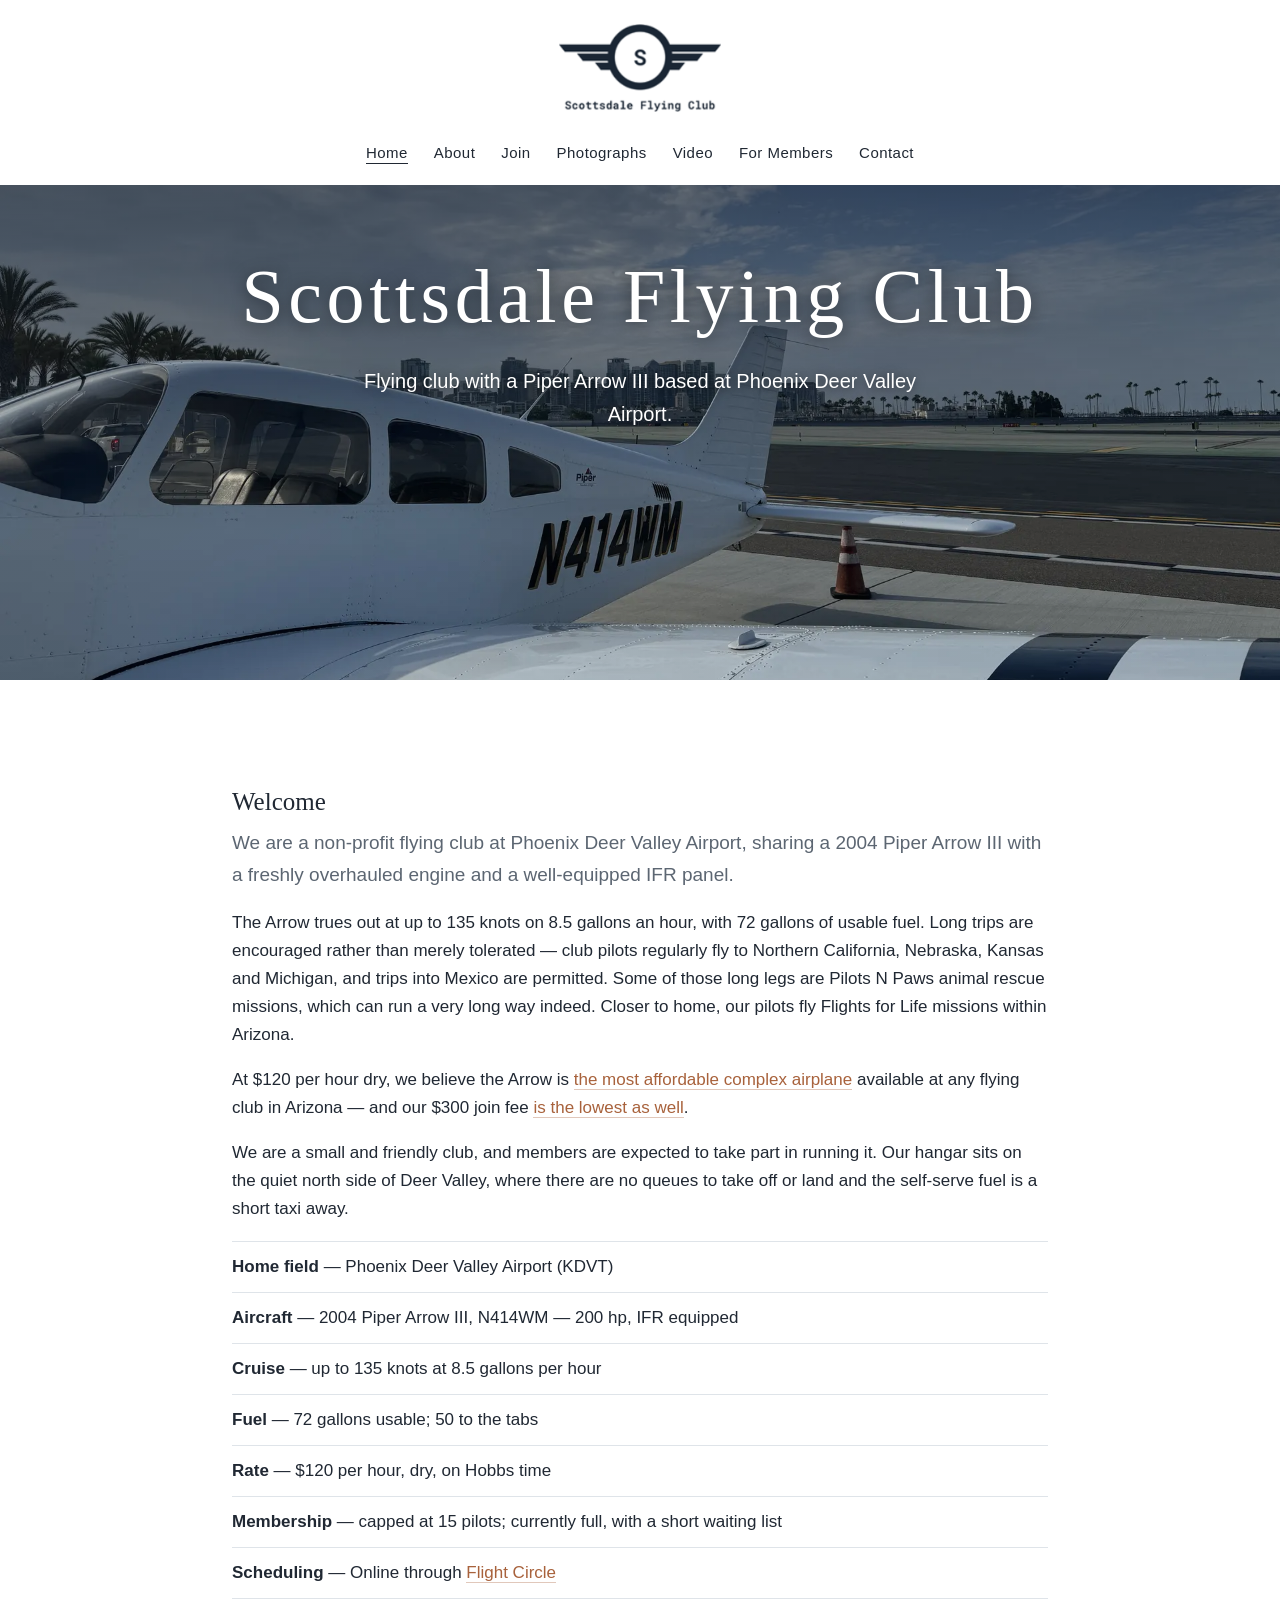
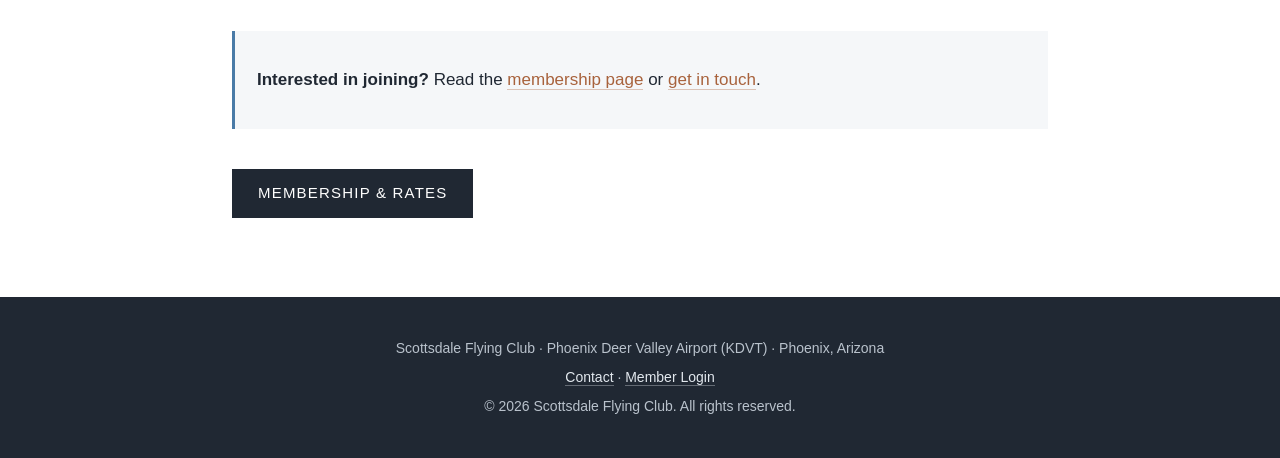
<file: index.html>
<!DOCTYPE html>
<html lang="en">
<head>
<meta charset="utf-8">
<meta name="viewport" content="width=device-width, initial-scale=1">
<title>Scottsdale Flying Club — Phoenix Deer Valley Airport, Arizona</title>
<meta name="description" content="A non-profit flying club at Phoenix Deer Valley (KDVT) sharing a 2004 Piper Arrow III. $120 an hour dry, $150 a month, and the lowest join fee in Arizona.">
<link rel="canonical" href="https://scottsdaleflyingclub.org/">
<meta property="og:type" content="website">
<meta property="og:site_name" content="Scottsdale Flying Club">
<meta property="og:title" content="Scottsdale Flying Club — Phoenix Deer Valley Airport">
<meta property="og:description" content="A non-profit flying club at Phoenix Deer Valley (KDVT) sharing a 2004 Piper Arrow III. $120 an hour dry, $150 a month, and the lowest join fee in Arizona.">
<meta property="og:url" content="https://scottsdaleflyingclub.org/">
<meta property="og:image" content="https://scottsdaleflyingclub.org/images/og-card.jpg">
<meta property="og:image:width" content="1200">
<meta property="og:image:height" content="630">
<meta property="og:image:alt" content="N414WM, the club's Piper Arrow III, parked on the ramp">
<meta name="twitter:card" content="summary_large_image">
<link rel="stylesheet" href="css/style.css">
<link rel="icon" href="favicon.ico" sizes="any">
<link rel="icon" type="image/png" href="favicon-180.png" sizes="180x180">
<link rel="apple-touch-icon" href="apple-touch-icon.png">
<!-- The hero is a CSS background, which the browser would not discover until it had
     fetched and parsed the stylesheet. These start it downloading immediately. -->
<link rel="preload" as="image" href="images/hero.webp" type="image/webp" media="(min-width: 801px)" fetchpriority="high">
<link rel="preload" as="image" href="images/hero-small.webp" type="image/webp" media="(max-width: 800px)" fetchpriority="high">
<!-- Structured data: tells search engines what kind of organization this is and
     where it is, which is what gets us into local results. -->
<script type="application/ld+json">
{
  "@context": "https://schema.org",
  "@type": "SportsClub",
  "name": "Scottsdale Flying Club",
  "url": "https://scottsdaleflyingclub.org/",
  "logo": "https://scottsdaleflyingclub.org/images/logo.png",
  "image": "https://scottsdaleflyingclub.org/images/og-card.jpg",
  "description": "A non-profit flying club at Phoenix Deer Valley Airport (KDVT) sharing a 2004 Piper Arrow III. Membership is capped at 15 pilots.",
  "address": {
    "@type": "PostalAddress",
    "addressLocality": "Phoenix",
    "addressRegion": "AZ",
    "postalCode": "85027",
    "addressCountry": "US"
  },
  "geo": {
    "@type": "GeoCoordinates",
    "latitude": 33.694258,
    "longitude": -112.080689
  },
  "areaServed": [
    { "@type": "City", "name": "Phoenix" },
    { "@type": "City", "name": "Scottsdale" },
    { "@type": "State", "name": "Arizona" }
  ]
}
</script>
</head>
<body>

<header class="masthead">
  <a class="masthead__logo" href="index.html">
    <img src="images/logo.png" alt="Scottsdale Flying Club" width="400" height="216">
  </a>
  <nav class="nav">
    <ul>
      <li><a href="index.html" aria-current="page">Home</a></li>
      <li><a href="about.html">About</a></li>
      <li><a href="join.html">Join</a></li>
      <li><a href="photographs.html">Photographs</a></li>
      <li><a href="video.html">Video</a></li>
      <li><a href="https://www.flightcircle.com/" target="_blank" rel="noopener">For Members</a></li>
      <li><a href="contact.html">Contact</a></li>
    </ul>
  </nav>
</header>

<!-- Background photo is images/hero.jpg — swap that file to change it. -->
<section class="hero hero--photo">
  <div class="hero__inner">
    <h1 class="wordmark">Scottsdale Flying Club</h1>
    <p class="hero__tagline">Flying club with a Piper Arrow III based at Phoenix Deer Valley Airport.</p>
  </div>
</section>

<main class="wrap">

  <h2>Welcome</h2>
  <p class="lede">We are a non-profit flying club at Phoenix Deer Valley Airport, sharing a
  2004 Piper Arrow III with a freshly overhauled engine and a well-equipped IFR panel.</p>

  <p>The Arrow trues out at up to 135 knots on 8.5 gallons an hour, with 72 gallons of
  usable fuel. Long trips are encouraged rather than merely tolerated — club
  pilots regularly fly to Northern California, Nebraska, Kansas and Michigan, and trips
  into Mexico are permitted. Some of those long legs are Pilots N Paws animal rescue
  missions, which can run a very long way indeed. Closer to home, our pilots fly
  Flights for Life missions within Arizona.</p>

  <p>At $120 per hour dry, we believe the Arrow is
  <a href="https://arizonaflyingclubs.com/traditional.html?filter=complex&amp;sort=hourly" target="_blank" rel="noopener">the most affordable complex airplane</a>
  available at any flying club in Arizona — and our $300 join fee
  <a href="https://arizonaflyingclubs.com/traditional.html?sort=join_fee" target="_blank" rel="noopener">is the lowest as well</a>.</p>

  <p>We are a small and friendly club, and members are expected to take part in running
  it. Our hangar sits on the quiet north side of Deer Valley, where there are no queues
  to take off or land and the self-serve fuel is a short taxi away.</p>

  <ul class="facts">
    <li><strong>Home field</strong> — Phoenix Deer Valley Airport (KDVT)</li>
    <li><strong>Aircraft</strong> — 2004 Piper Arrow III, N414WM — 200 hp, IFR equipped</li>
    <li><strong>Cruise</strong> — up to 135 knots at 8.5 gallons per hour</li>
    <li><strong>Fuel</strong> — 72 gallons usable; 50 to the tabs</li>
    <li><strong>Rate</strong> — $120 per hour, dry, on Hobbs time</li>
    <li><strong>Membership</strong> — capped at 15 pilots; currently full, with a short waiting list</li>
    <li><strong>Scheduling</strong> — Online through
      <a href="https://www.flightcircle.com/" target="_blank" rel="noopener">Flight Circle</a></li>
  </ul>

  <div class="callout">
    <p><strong>Interested in joining?</strong> Read the <a href="join.html">membership page</a> or <a href="contact.html">get in touch</a>.</p>
  </div>

  <p><a class="btn" href="join.html">Membership &amp; Rates</a></p>

</main>

<footer class="footer">
  <p>Scottsdale Flying Club &middot; Phoenix Deer Valley Airport (KDVT) &middot; Phoenix, Arizona</p>
  <p><a href="contact.html">Contact</a> &middot; <a href="https://www.flightcircle.com/" target="_blank" rel="noopener">Member Login</a></p>
  <p>&copy; 2026 Scottsdale Flying Club. All rights reserved.</p>
</footer>

</body>
</html>
</file>
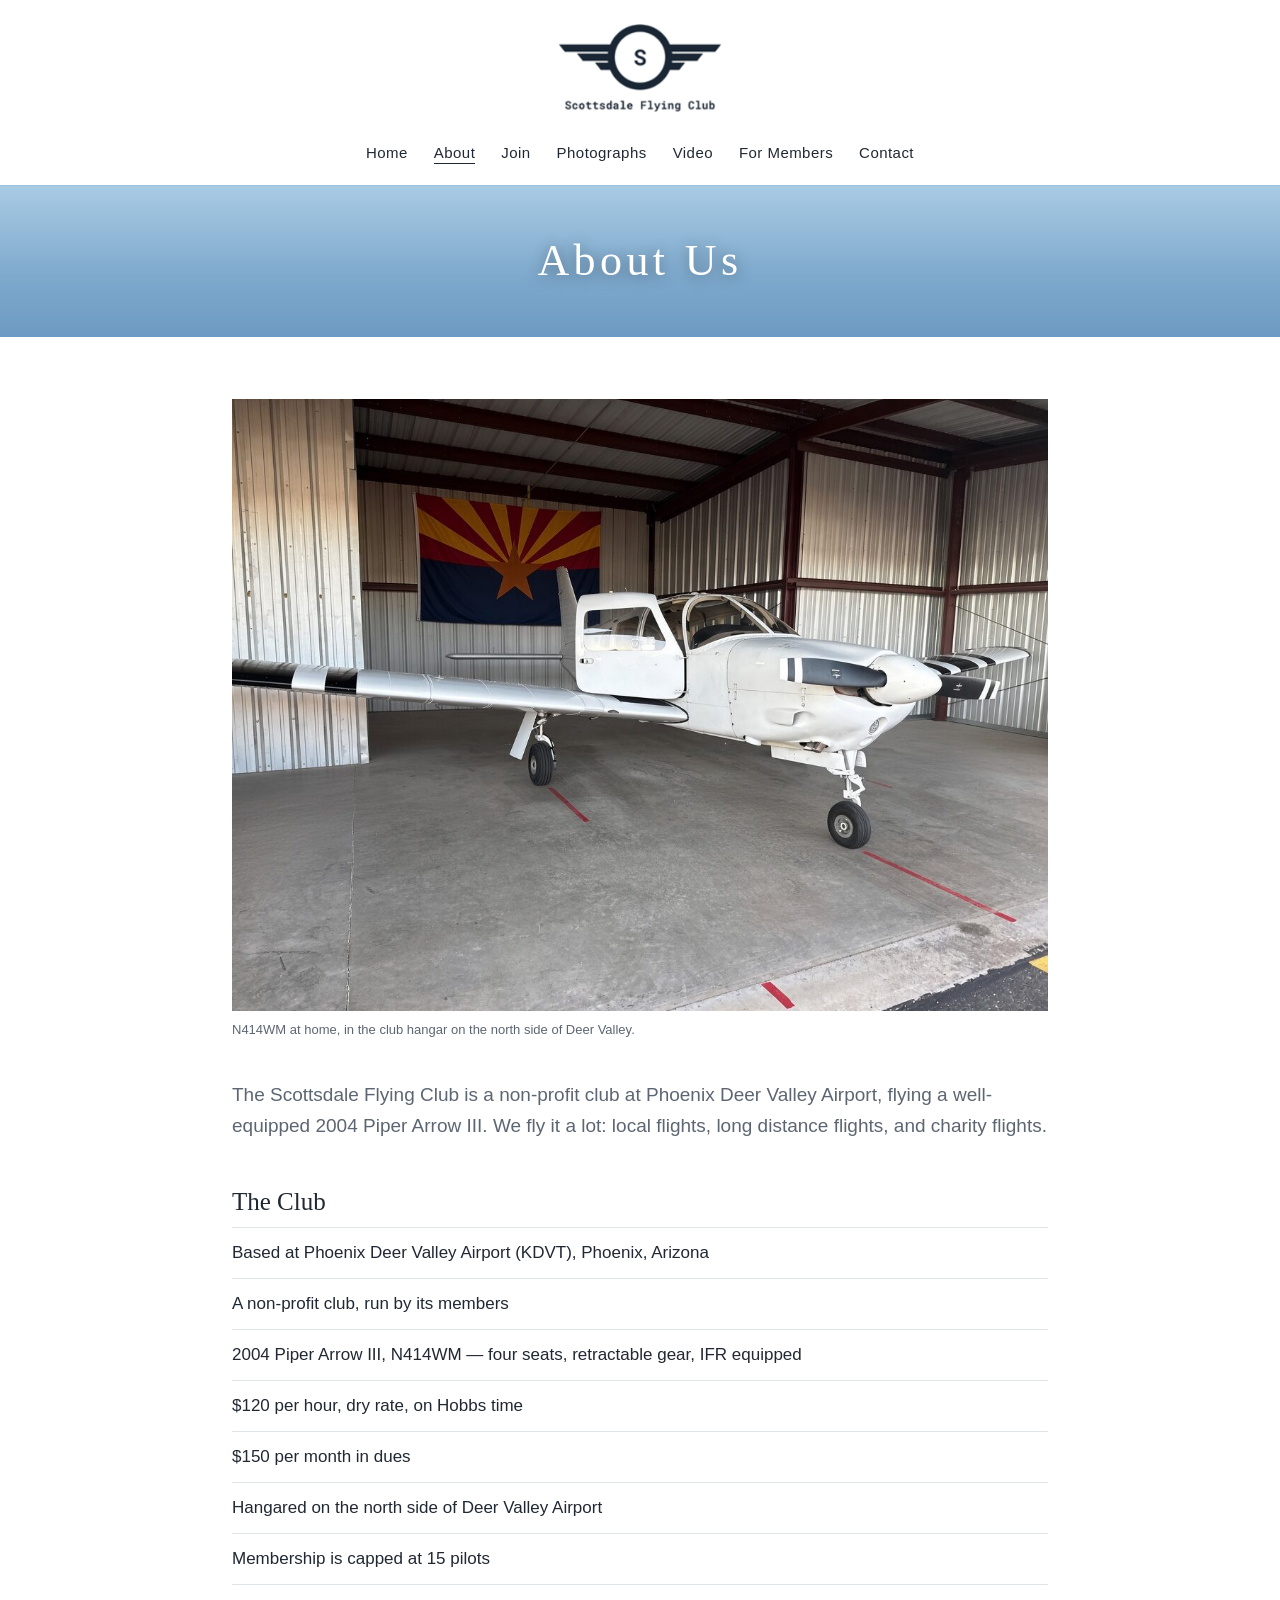
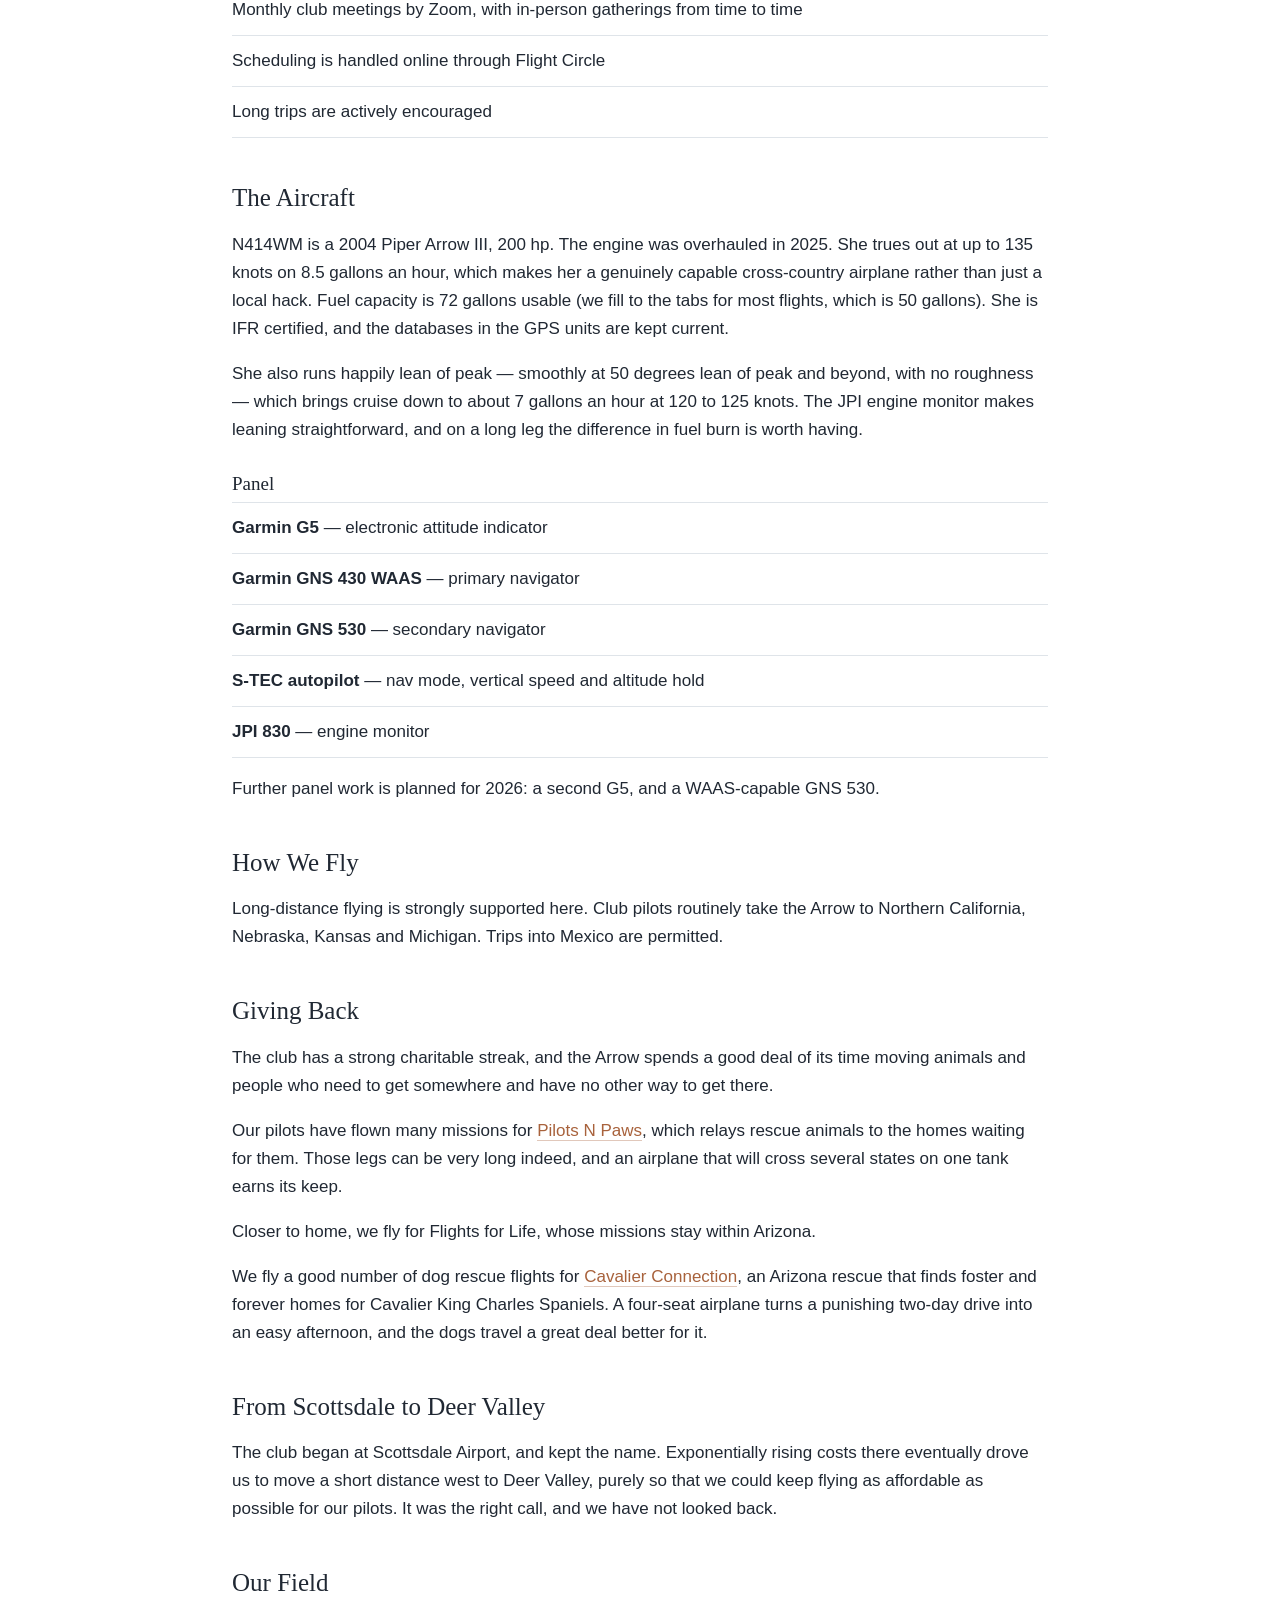
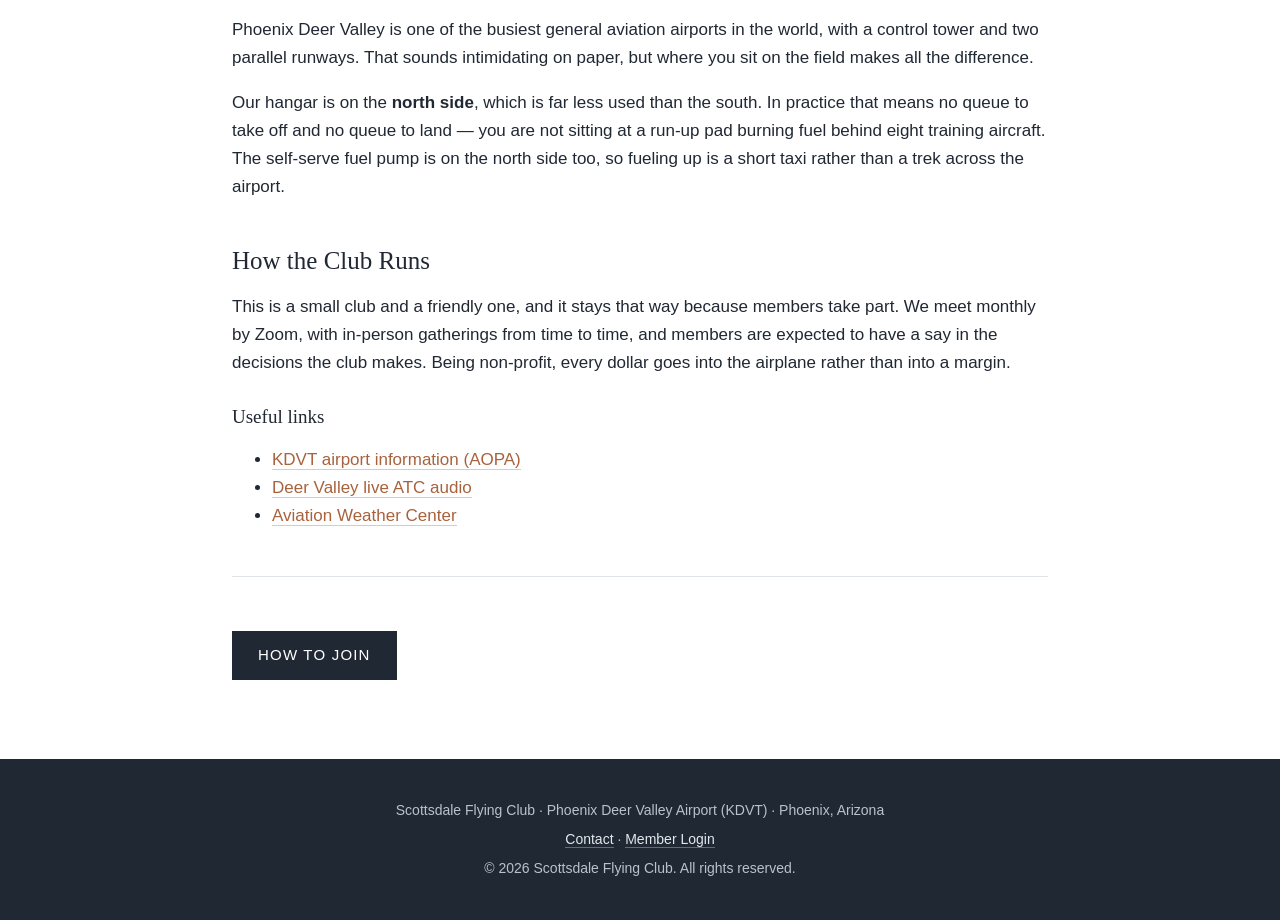
<file: about.html>
<!DOCTYPE html>
<html lang="en">
<head>
<meta charset="utf-8">
<meta name="viewport" content="width=device-width, initial-scale=1">
<title>About the Club and Our Piper Arrow III — Scottsdale Flying Club</title>
<meta name="description" content="Our 2004 Piper Arrow III, its IFR panel, the cross-country trips our members fly, and the Pilots N Paws and rescue missions the club flies from Deer Valley.">
<link rel="canonical" href="https://scottsdaleflyingclub.org/about.html">
<meta property="og:type" content="website">
<meta property="og:site_name" content="Scottsdale Flying Club">
<meta property="og:title" content="About the Scottsdale Flying Club">
<meta property="og:description" content="Our 2004 Piper Arrow III, its IFR panel, the cross-country trips our members fly, and the Pilots N Paws and rescue missions the club flies from Deer Valley.">
<meta property="og:url" content="https://scottsdaleflyingclub.org/about.html">
<meta property="og:image" content="https://scottsdaleflyingclub.org/images/og-card.jpg">
<meta property="og:image:width" content="1200">
<meta property="og:image:height" content="630">
<meta property="og:image:alt" content="N414WM, the club's Piper Arrow III, parked on the ramp">
<meta name="twitter:card" content="summary_large_image">
<link rel="stylesheet" href="css/style.css">
<link rel="icon" href="favicon.ico" sizes="any">
<link rel="icon" type="image/png" href="favicon-180.png" sizes="180x180">
<link rel="apple-touch-icon" href="apple-touch-icon.png">
</head>
<body>

<header class="masthead">
  <a class="masthead__logo" href="index.html">
    <img src="images/logo.png" alt="Scottsdale Flying Club" width="400" height="216">
  </a>
  <nav class="nav">
    <ul>
      <li><a href="index.html">Home</a></li>
      <li><a href="about.html" aria-current="page">About</a></li>
      <li><a href="join.html">Join</a></li>
      <li><a href="photographs.html">Photographs</a></li>
      <li><a href="video.html">Video</a></li>
      <li><a href="https://www.flightcircle.com/" target="_blank" rel="noopener">For Members</a></li>
      <li><a href="contact.html">Contact</a></li>
    </ul>
  </nav>
</header>

<section class="hero banner">
  <div class="hero__inner">
    <h1 class="wordmark">About Us</h1>
  </div>
</section>

<main class="wrap">

  <figure class="feature">
    <img src="images/gallery/hangar.jpg" alt="The club's Piper Arrow III inside its hangar, with an Arizona state flag hanging on the back wall">
    <figcaption>N414WM at home, in the club hangar on the north side of Deer Valley.</figcaption>
  </figure>

  <p class="lede">The Scottsdale Flying Club is a non-profit club at Phoenix Deer Valley
  Airport, flying a well-equipped 2004 Piper Arrow III. We fly it a lot: local flights,
  long distance flights, and charity flights.</p>

  <h2>The Club</h2>
  <ul class="facts">
    <li>Based at Phoenix Deer Valley Airport (KDVT), Phoenix, Arizona</li>
    <li>A non-profit club, run by its members</li>
    <li>2004 Piper Arrow III, N414WM — four seats, retractable gear, IFR equipped</li>
    <li>$120 per hour, dry rate, on Hobbs time</li>
    <li>$150 per month in dues</li>
    <li>Hangared on the north side of Deer Valley Airport</li>
    <li>Membership is capped at 15 pilots</li>
    <li>Monthly club meetings by Zoom, with in-person gatherings from time to time</li>
    <li>Scheduling is handled online through Flight Circle</li>
    <li>Long trips are actively encouraged</li>
  </ul>

  <h2>The Aircraft</h2>
  <p>N414WM is a 2004 Piper Arrow III, 200 hp. The engine was overhauled in 2025. She trues
  out at up to 135 knots on 8.5 gallons an hour, which makes her a genuinely capable
  cross-country airplane rather than just a local hack. Fuel capacity is 72 gallons usable
  (we fill to the tabs for most flights, which is 50 gallons). She is IFR certified, and the
  databases in the GPS units are kept current.</p>

  <p>She also runs happily lean of peak — smoothly at 50 degrees lean of peak and beyond,
  with no roughness — which brings cruise down to about 7 gallons an hour at 120 to 125
  knots. The JPI engine monitor makes leaning straightforward, and on a long leg the
  difference in fuel burn is worth having.</p>

  <h3>Panel</h3>
  <ul class="facts">
    <li><strong>Garmin G5</strong> — electronic attitude indicator</li>
    <li><strong>Garmin GNS 430 WAAS</strong> — primary navigator</li>
    <li><strong>Garmin GNS 530</strong> — secondary navigator</li>
    <li><strong>S-TEC autopilot</strong> — nav mode, vertical speed and altitude hold</li>
    <li><strong>JPI 830</strong> — engine monitor</li>
  </ul>

  <p>Further panel work is planned for 2026: a second G5, and a WAAS-capable GNS 530.</p>

  <h2>How We Fly</h2>
  <p>Long-distance flying is strongly supported here. Club pilots routinely take the Arrow
  to Northern California, Nebraska, Kansas and Michigan. Trips into Mexico are permitted.</p>

  <h2>Giving Back</h2>
  <p>The club has a strong charitable streak, and the Arrow spends a good deal of its time
  moving animals and people who need to get somewhere and have no other way to get there.</p>

  <p>Our pilots have flown many missions for
  <a href="https://www.pilotsnpaws.org/" target="_blank" rel="noopener">Pilots N Paws</a>,
  which relays rescue animals to the homes waiting for them. Those legs can be very long
  indeed, and an airplane that will cross several states on one tank earns its keep.</p>

  <p>Closer to home, we fly for Flights for Life, whose missions stay within Arizona.</p>

  <p>We fly a good number of dog rescue flights for
  <a href="https://cavalierconnection.org/" target="_blank" rel="noopener">Cavalier
  Connection</a>, an Arizona rescue that finds foster and forever homes for Cavalier
  King Charles Spaniels. A four-seat airplane turns a punishing two-day drive into an
  easy afternoon, and the dogs travel a great deal better for it.</p>

  <h2>From Scottsdale to Deer Valley</h2>
  <p>The club began at Scottsdale Airport, and kept the name. Exponentially rising costs
  there eventually drove us to move a short distance west to Deer Valley, purely so that
  we could keep flying as affordable as possible for our pilots. It was the right call,
  and we have not looked back.</p>

  <h2>Our Field</h2>
  <p>Phoenix Deer Valley is one of the busiest general aviation airports in the world, with
  a control tower and two parallel runways. That sounds intimidating on paper, but where you
  sit on the field makes all the difference.</p>

  <p>Our hangar is on the <strong>north side</strong>, which is far less used than the south.
  In practice that means no queue to take off and no queue to land — you are not sitting at
  a run-up pad burning fuel behind eight training aircraft. The self-serve fuel pump is on
  the north side too, so fueling up is a short taxi rather than a trek across the airport.</p>

  <h2>How the Club Runs</h2>
  <p>This is a small club and a friendly one, and it stays that way because members take
  part. We meet monthly by Zoom, with in-person gatherings from time to time, and members
  are expected to have a say in the decisions the club makes. Being non-profit, every
  dollar goes into the airplane rather than into a margin.</p>

  <h3>Useful links</h3>
  <ul>
    <li><a href="https://www.aopa.org/destinations/airports/KDVT" target="_blank" rel="noopener">KDVT airport information (AOPA)</a></li>
    <li><a href="https://www.liveatc.net/search/?icao=kdvt" target="_blank" rel="noopener">Deer Valley live ATC audio</a></li>
    <li><a href="https://www.aviationweather.gov/" target="_blank" rel="noopener">Aviation Weather Center</a></li>
  </ul>

  <hr class="rule">

  <p><a class="btn" href="join.html">How to Join</a></p>

</main>

<footer class="footer">
  <p>Scottsdale Flying Club &middot; Phoenix Deer Valley Airport (KDVT) &middot; Phoenix, Arizona</p>
  <p><a href="contact.html">Contact</a> &middot; <a href="https://www.flightcircle.com/" target="_blank" rel="noopener">Member Login</a></p>
  <p>&copy; 2026 Scottsdale Flying Club. All rights reserved.</p>
</footer>

</body>
</html>
</file>
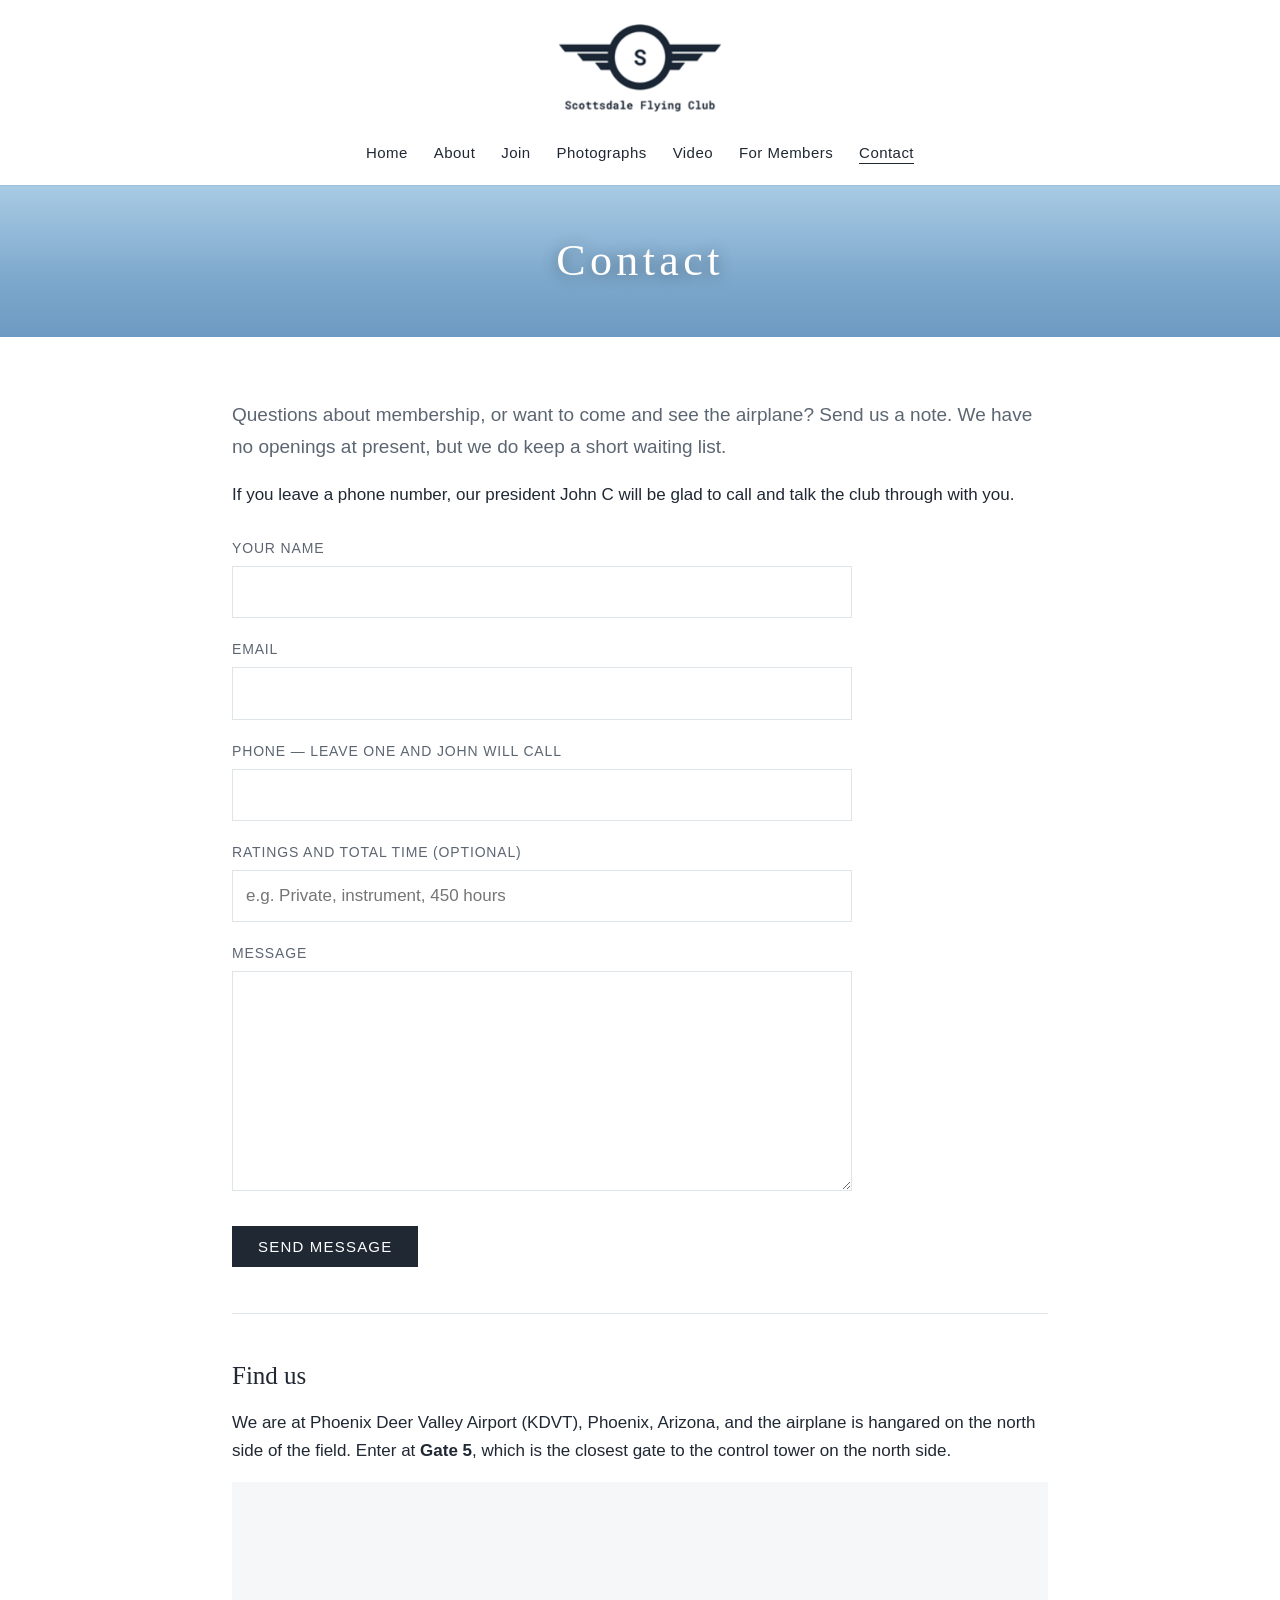
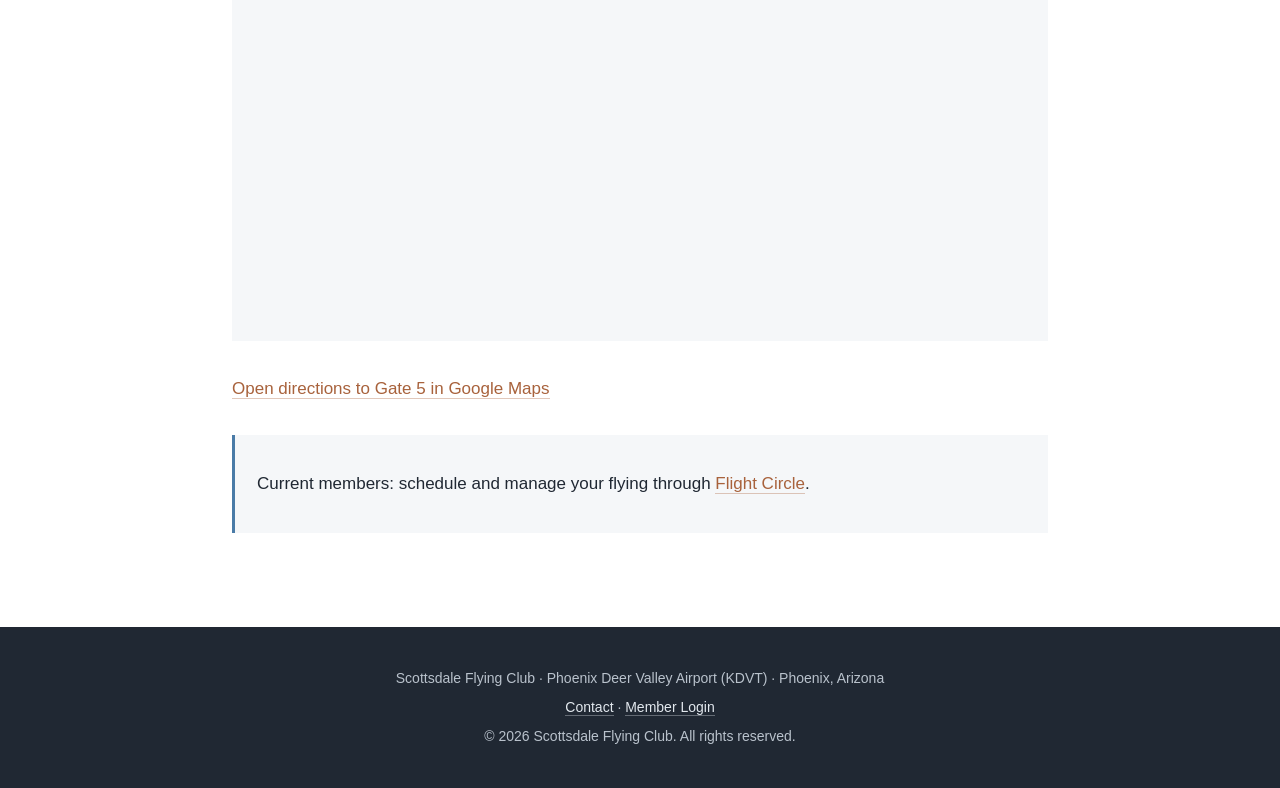
<file: contact.html>
<!DOCTYPE html>
<html lang="en">
<head>
<meta charset="utf-8">
<meta name="viewport" content="width=device-width, initial-scale=1">
<title>Contact Us — Scottsdale Flying Club, Phoenix Deer Valley (KDVT)</title>
<meta name="description" content="Ask about membership or come and see the airplane. We are hangared on the north side of Phoenix Deer Valley Airport — enter at Gate 5, by the control tower.">
<link rel="canonical" href="https://scottsdaleflyingclub.org/contact.html">
<meta property="og:type" content="website">
<meta property="og:site_name" content="Scottsdale Flying Club">
<meta property="og:title" content="Contact the Scottsdale Flying Club">
<meta property="og:description" content="Ask about membership or come and see the airplane. We are hangared on the north side of Phoenix Deer Valley Airport — enter at Gate 5, by the control tower.">
<meta property="og:url" content="https://scottsdaleflyingclub.org/contact.html">
<meta property="og:image" content="https://scottsdaleflyingclub.org/images/og-card.jpg">
<meta property="og:image:width" content="1200">
<meta property="og:image:height" content="630">
<meta property="og:image:alt" content="N414WM, the club's Piper Arrow III, parked on the ramp">
<meta name="twitter:card" content="summary_large_image">
<link rel="stylesheet" href="css/style.css">
<link rel="icon" href="favicon.ico" sizes="any">
<link rel="icon" type="image/png" href="favicon-180.png" sizes="180x180">
<link rel="apple-touch-icon" href="apple-touch-icon.png">
</head>
<body>

<header class="masthead">
  <a class="masthead__logo" href="index.html">
    <img src="images/logo.png" alt="Scottsdale Flying Club" width="400" height="216">
  </a>
  <nav class="nav">
    <ul>
      <li><a href="index.html">Home</a></li>
      <li><a href="about.html">About</a></li>
      <li><a href="join.html">Join</a></li>
      <li><a href="photographs.html">Photographs</a></li>
      <li><a href="video.html">Video</a></li>
      <li><a href="https://www.flightcircle.com/" target="_blank" rel="noopener">For Members</a></li>
      <li><a href="contact.html" aria-current="page">Contact</a></li>
    </ul>
  </nav>
</header>

<section class="hero banner">
  <div class="hero__inner">
    <h1 class="wordmark">Contact</h1>
  </div>
</section>

<main class="wrap">

  <p class="lede">Questions about membership, or want to come and see the airplane?
  Send us a note. We have no openings at present, but we do keep a short waiting list.</p>

  <p>If you leave a phone number, our president John C will be glad to call and talk
  the club through with you.</p>

  <!-- ============================================================
       This form posts to Web3Forms, which emails each submission to the
       address the access key below is registered to. Nothing is stored on
       our own server, and no server-side code is involved.

       The access key is not a secret — it only says where to deliver mail.

       After sending, people land on thanks.html — that is what the
       "redirect" field below does.
       ============================================================ -->
  <form class="form" action="https://api.web3forms.com/submit" method="POST">

    <input type="hidden" name="access_key" value="41f81bf2-0b7c-4ecf-a955-5f83c5f3bcd9">
    <input type="hidden" name="subject" value="Enquiry from the Scottsdale Flying Club website">
    <input type="hidden" name="from_name" value="Scottsdale Flying Club website">
    <input type="hidden" name="redirect" value="https://scottsdaleflyingclub.org/thanks.html">

    <!-- Spam trap. People never see it; bots fill it in and get rejected. -->
    <input type="checkbox" name="botcheck" class="hp" tabindex="-1" autocomplete="off">

    <label for="f-name">Your name</label>
    <input id="f-name" name="name" type="text" autocomplete="name" required>

    <label for="f-email">Email</label>
    <input id="f-email" name="email" type="email" autocomplete="email" required>

    <label for="f-phone">Phone — leave one and John will call</label>
    <input id="f-phone" name="phone" type="text" autocomplete="tel">

    <label for="f-ratings">Ratings and total time (optional)</label>
    <input id="f-ratings" name="ratings" type="text" placeholder="e.g. Private, instrument, 450 hours">

    <label for="f-message">Message</label>
    <textarea id="f-message" name="message" rows="7" required></textarea>

    <button class="btn" type="submit">Send message</button>

  </form>

  <hr class="rule">

  <h2>Find us</h2>
  <p>We are at Phoenix Deer Valley Airport (KDVT), Phoenix, Arizona, and the airplane is
  hangared on the north side of the field. Enter at <strong>Gate 5</strong>, which is the
  closest gate to the control tower on the north side.</p>

  <!-- Pin is Gate 5 itself: 33.694258, -112.080689. To move it, open Google Maps,
       right-click the new spot, copy the coordinates, and replace them in both URLs. -->
  <div class="video">
    <iframe src="https://www.google.com/maps?q=33.694258,-112.080689&z=17&output=embed"
            title="Map showing Gate 5 at Phoenix Deer Valley Airport" loading="lazy"></iframe>
  </div>

  <p><a href="https://www.google.com/maps/dir/?api=1&destination=33.694258,-112.080689"
        target="_blank" rel="noopener">Open directions to Gate 5 in Google Maps</a></p>

  <div class="callout">
    <p>Current members: schedule and manage your flying through
      <a href="https://www.flightcircle.com/" target="_blank" rel="noopener">Flight Circle</a>.</p>
  </div>

</main>

<footer class="footer">
  <p>Scottsdale Flying Club &middot; Phoenix Deer Valley Airport (KDVT) &middot; Phoenix, Arizona</p>
  <p><a href="contact.html">Contact</a> &middot; <a href="https://www.flightcircle.com/" target="_blank" rel="noopener">Member Login</a></p>
  <p>&copy; 2026 Scottsdale Flying Club. All rights reserved.</p>
</footer>

</body>
</html>
</file>
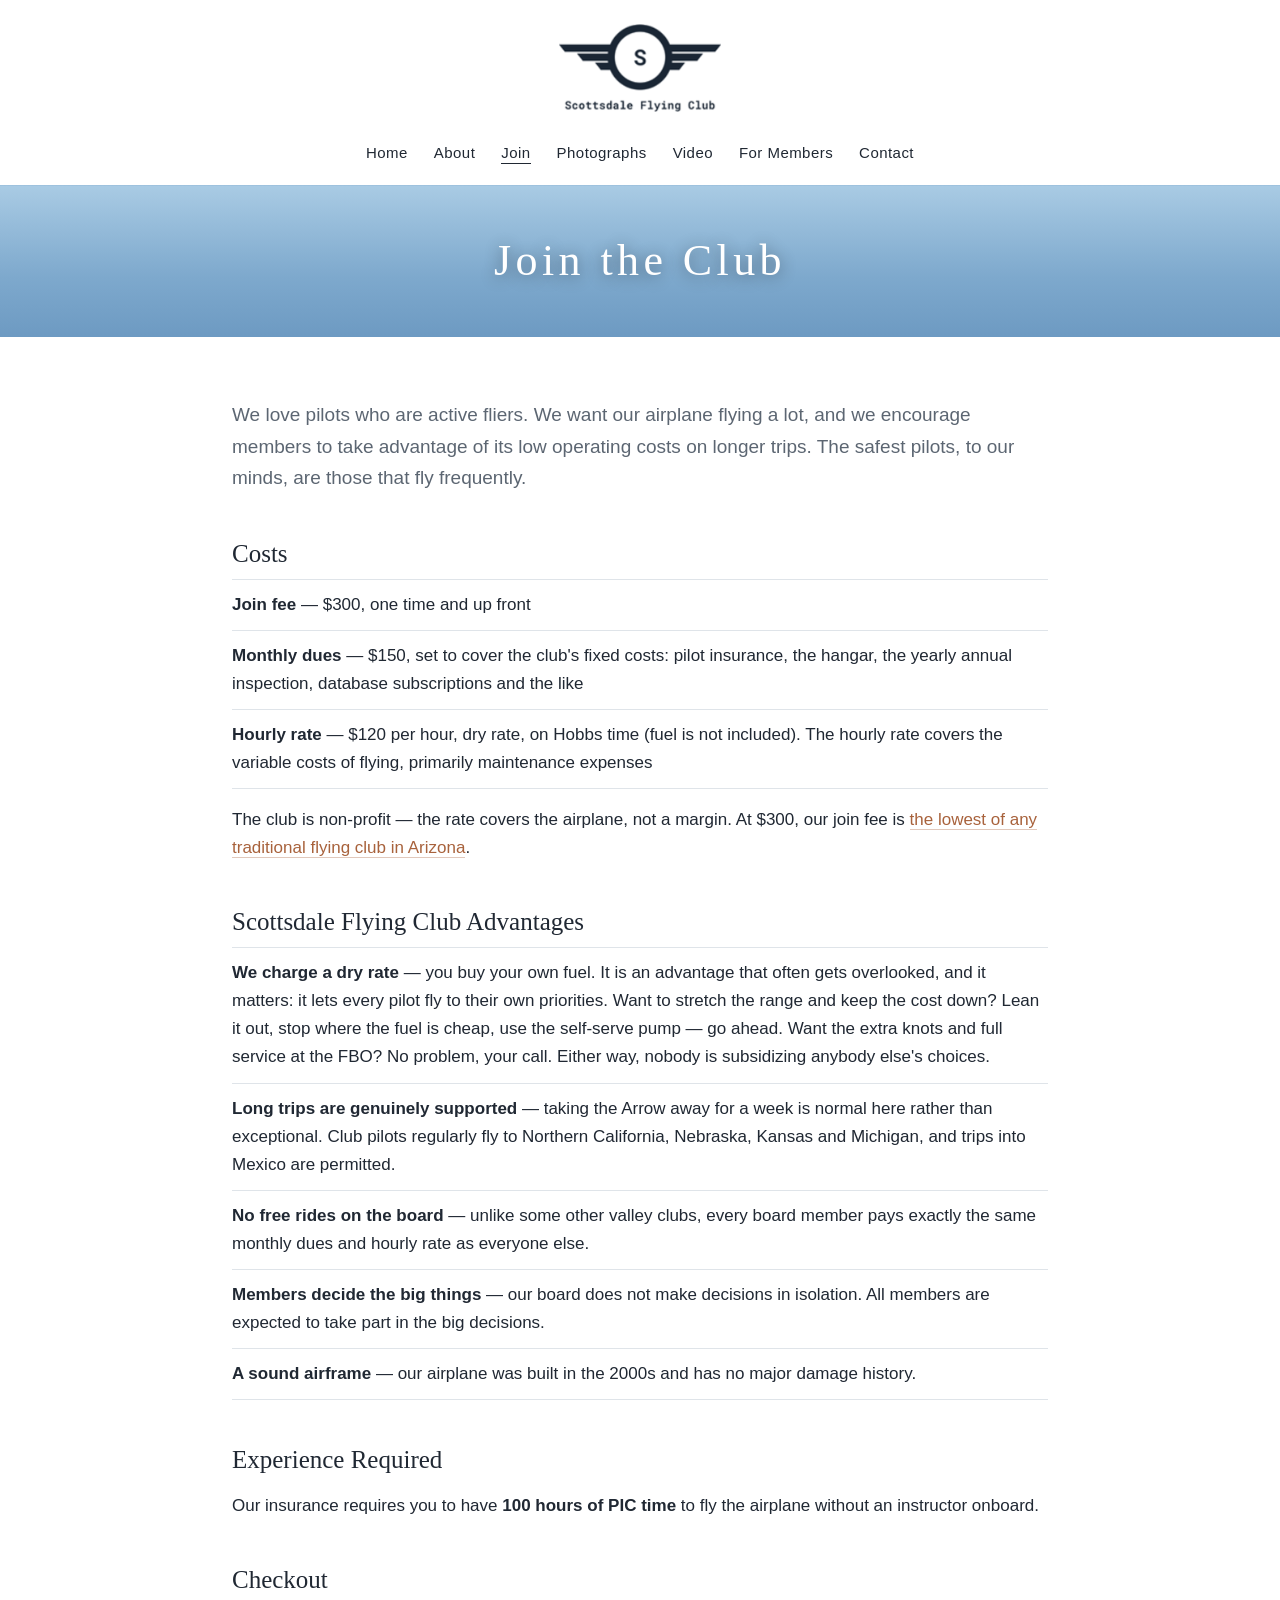
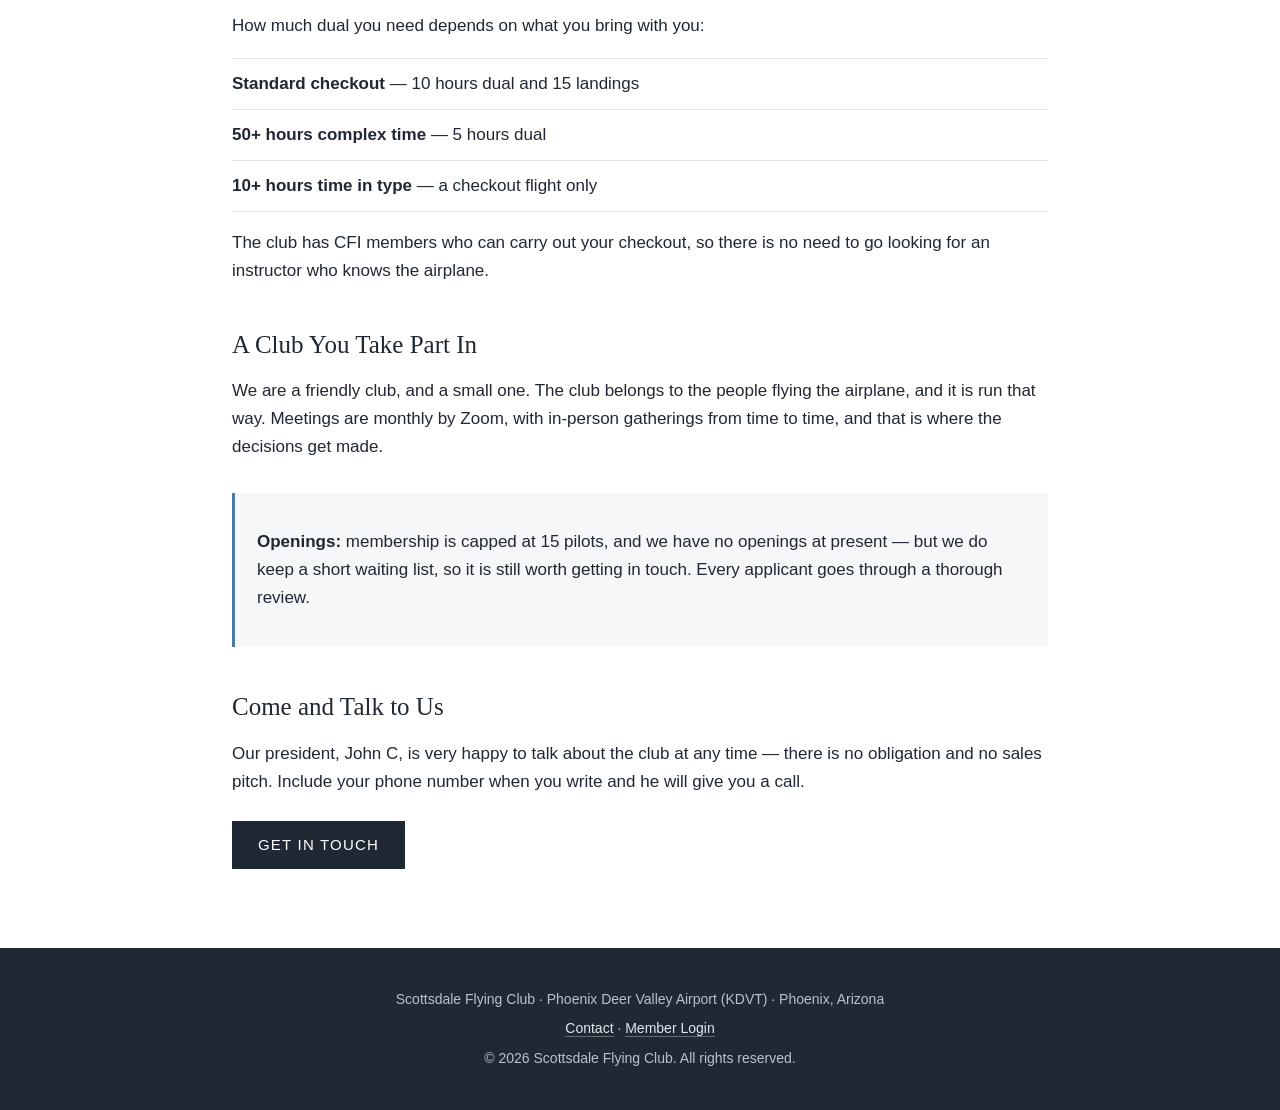
<file: join.html>
<!DOCTYPE html>
<html lang="en">
<head>
<meta charset="utf-8">
<meta name="viewport" content="width=device-width, initial-scale=1">
<title>Membership: Dues, Rates and Requirements — Scottsdale Flying Club</title>
<meta name="description" content="$300 to join, $150 a month and $120 an hour dry in a complex IFR Piper Arrow. 100 hours PIC to fly it solo. What a Deer Valley club membership costs.">
<link rel="canonical" href="https://scottsdaleflyingclub.org/join.html">
<meta property="og:type" content="website">
<meta property="og:site_name" content="Scottsdale Flying Club">
<meta property="og:title" content="Join the Scottsdale Flying Club">
<meta property="og:description" content="$300 to join, $150 a month and $120 an hour dry in a complex IFR Piper Arrow. 100 hours PIC to fly it solo. What a Deer Valley club membership costs.">
<meta property="og:url" content="https://scottsdaleflyingclub.org/join.html">
<meta property="og:image" content="https://scottsdaleflyingclub.org/images/og-card.jpg">
<meta property="og:image:width" content="1200">
<meta property="og:image:height" content="630">
<meta property="og:image:alt" content="N414WM, the club's Piper Arrow III, parked on the ramp">
<meta name="twitter:card" content="summary_large_image">
<link rel="stylesheet" href="css/style.css">
<link rel="icon" href="favicon.ico" sizes="any">
<link rel="icon" type="image/png" href="favicon-180.png" sizes="180x180">
<link rel="apple-touch-icon" href="apple-touch-icon.png">
</head>
<body>

<header class="masthead">
  <a class="masthead__logo" href="index.html">
    <img src="images/logo.png" alt="Scottsdale Flying Club" width="400" height="216">
  </a>
  <nav class="nav">
    <ul>
      <li><a href="index.html">Home</a></li>
      <li><a href="about.html">About</a></li>
      <li><a href="join.html" aria-current="page">Join</a></li>
      <li><a href="photographs.html">Photographs</a></li>
      <li><a href="video.html">Video</a></li>
      <li><a href="https://www.flightcircle.com/" target="_blank" rel="noopener">For Members</a></li>
      <li><a href="contact.html">Contact</a></li>
    </ul>
  </nav>
</header>

<section class="hero banner">
  <div class="hero__inner">
    <h1 class="wordmark">Join the Club</h1>
  </div>
</section>

<main class="wrap">

  <p class="lede">We love pilots who are active fliers. We want our airplane flying a lot,
  and we encourage members to take advantage of its low operating costs on longer trips.
  The safest pilots, to our minds, are those that fly frequently.</p>

  <h2>Costs</h2>
  <ul class="facts">
    <li><strong>Join fee</strong> — $300, one time and up front</li>
    <li><strong>Monthly dues</strong> — $150, set to cover the club's fixed costs: pilot
      insurance, the hangar, the yearly annual inspection, database subscriptions and the
      like</li>
    <li><strong>Hourly rate</strong> — $120 per hour, dry rate, on Hobbs time (fuel is not
      included). The hourly rate covers the variable costs of flying, primarily
      maintenance expenses</li>
  </ul>

  <p>The club is non-profit — the rate covers the airplane, not a margin. At $300, our
  join fee is
  <a href="https://arizonaflyingclubs.com/traditional.html?sort=join_fee" target="_blank" rel="noopener">the lowest of any traditional flying club in Arizona</a>.</p>

  <h2>Scottsdale Flying Club Advantages</h2>
  <ul class="facts">
    <li><strong>We charge a dry rate</strong> — you buy your own fuel. It is an advantage
      that often gets overlooked, and it matters: it lets every pilot fly to their own
      priorities. Want to stretch the range and keep the cost down? Lean it out, stop
      where the fuel is cheap, use the self-serve pump — go ahead. Want the extra knots
      and full service at the FBO? No problem, your call. Either way, nobody is
      subsidizing anybody else's choices.</li>
    <li><strong>Long trips are genuinely supported</strong> — taking the Arrow away for a
      week is normal here rather than exceptional. Club pilots regularly fly to Northern
      California, Nebraska, Kansas and Michigan, and trips into Mexico are permitted.</li>
    <li><strong>No free rides on the board</strong> — unlike some other valley clubs, every
      board member pays exactly the same monthly dues and hourly rate as everyone else.</li>
    <li><strong>Members decide the big things</strong> — our board does not make decisions
      in isolation. All members are expected to take part in the big decisions.</li>
    <li><strong>A sound airframe</strong> — our airplane was built in the 2000s and has no
      major damage history.</li>
  </ul>

  <h2>Experience Required</h2>
  <p>Our insurance requires you to have <strong>100 hours of PIC time</strong> to fly the
  airplane without an instructor onboard.</p>

  <h2>Checkout</h2>
  <p>How much dual you need depends on what you bring with you:</p>
  <ul class="facts">
    <li><strong>Standard checkout</strong> — 10 hours dual and 15 landings</li>
    <li><strong>50+ hours complex time</strong> — 5 hours dual</li>
    <li><strong>10+ hours time in type</strong> — a checkout flight only</li>
  </ul>

  <p>The club has CFI members who can carry out your checkout, so there is no need to go
  looking for an instructor who knows the airplane.</p>

  <h2>A Club You Take Part In</h2>
  <p>We are a friendly club, and a small one. The club belongs to the people flying the
  airplane, and it is run that way. Meetings are monthly by Zoom, with in-person gatherings
  from time to time, and that is where the decisions get made.</p>

  <div class="callout">
    <p><strong>Openings:</strong> membership is capped at 15 pilots, and we have no
    openings at present — but we do keep a short waiting list, so it is still worth
    getting in touch. Every applicant goes through a thorough review.</p>
  </div>

  <h2>Come and Talk to Us</h2>
  <p>Our president, John C, is very happy to talk about the club at any time — there is no
  obligation and no sales pitch. Include your phone number when you write and he will give
  you a call.</p>

  <p><a class="btn" href="contact.html">Get in Touch</a></p>

</main>

<footer class="footer">
  <p>Scottsdale Flying Club &middot; Phoenix Deer Valley Airport (KDVT) &middot; Phoenix, Arizona</p>
  <p><a href="contact.html">Contact</a> &middot; <a href="https://www.flightcircle.com/" target="_blank" rel="noopener">Member Login</a></p>
  <p>&copy; 2026 Scottsdale Flying Club. All rights reserved.</p>
</footer>

</body>
</html>
</file>
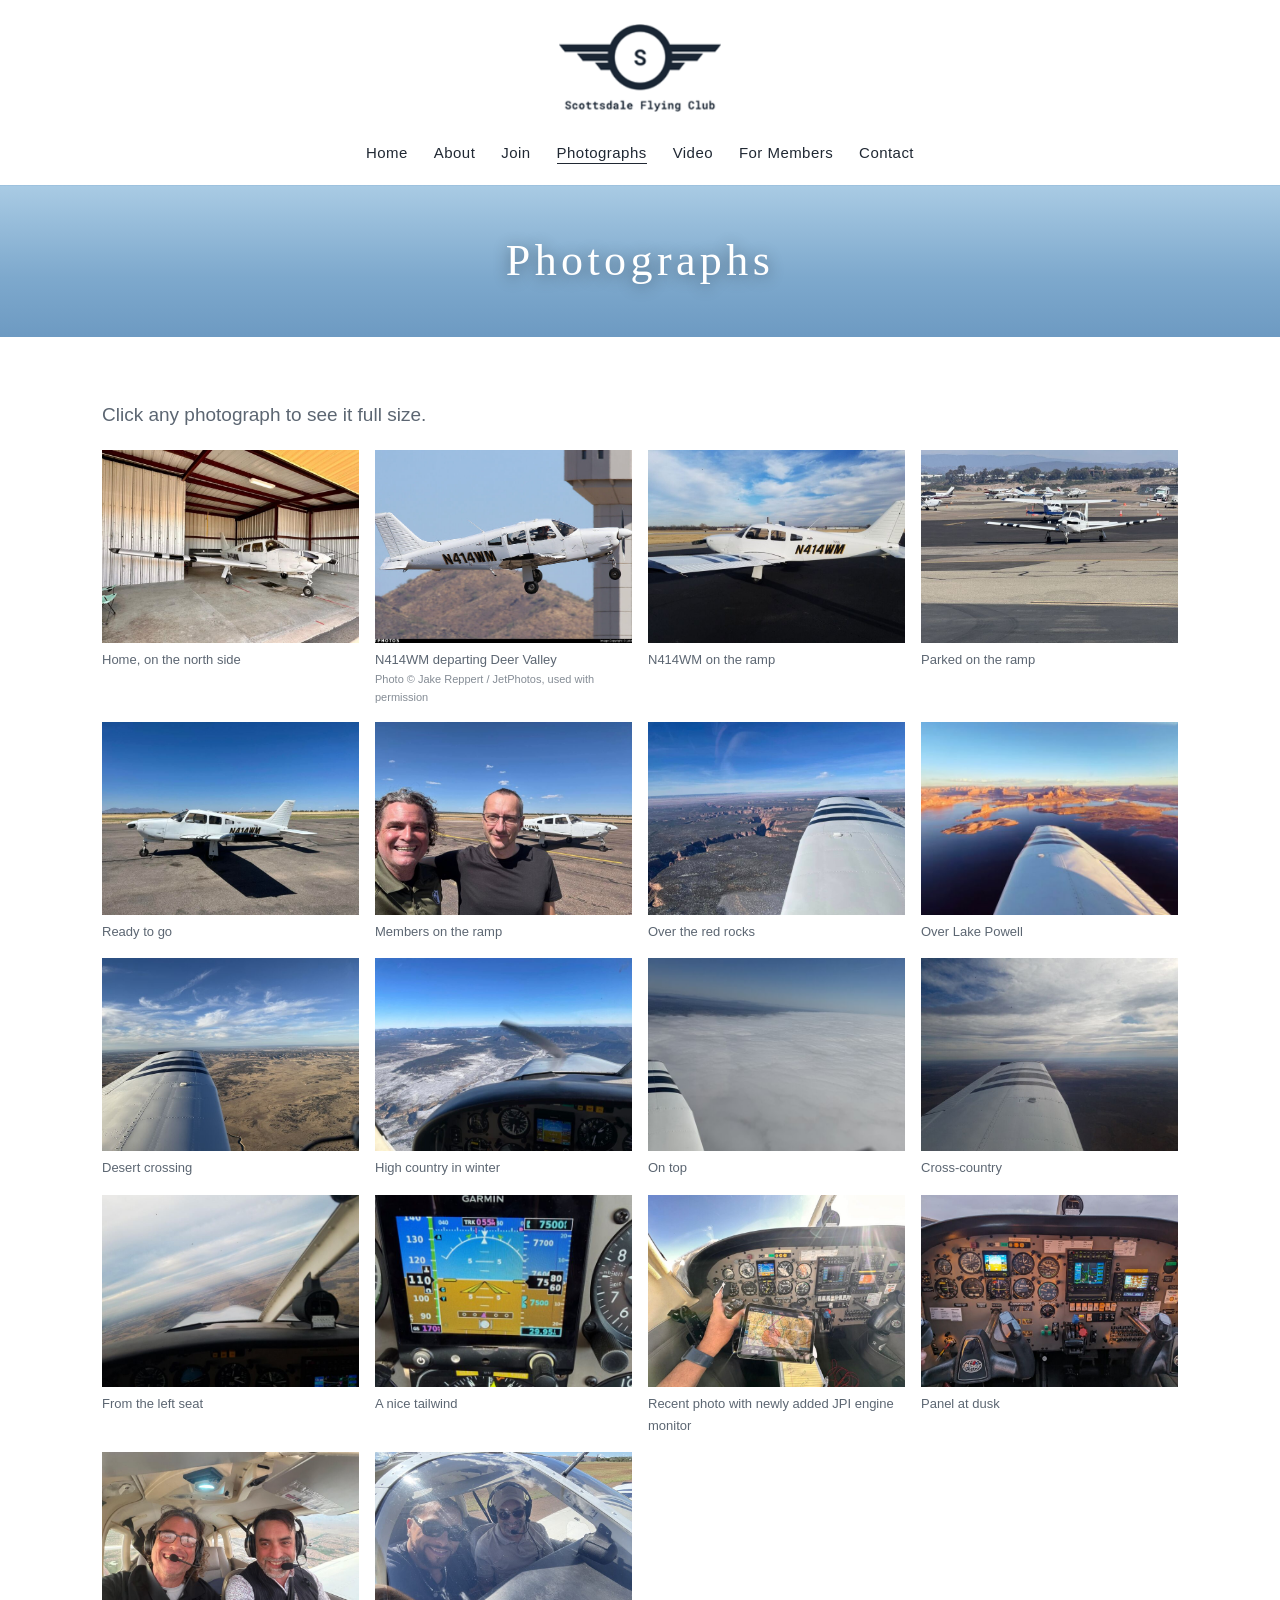
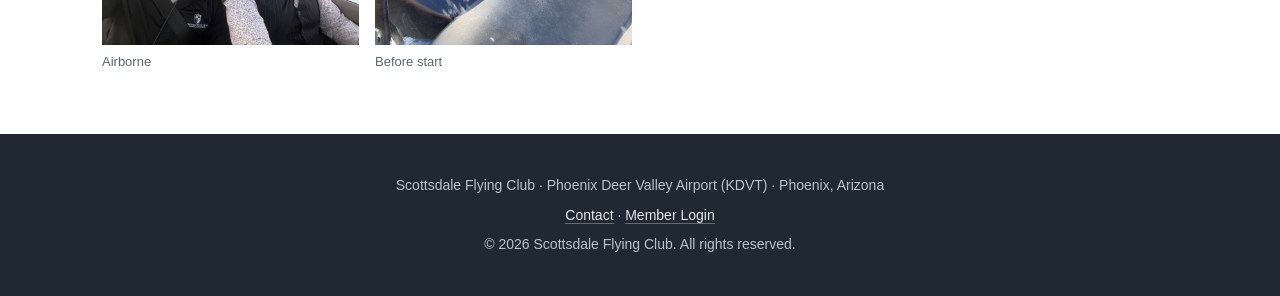
<file: photographs.html>
<!DOCTYPE html>
<html lang="en">
<head>
<meta charset="utf-8">
<meta name="viewport" content="width=device-width, initial-scale=1">
<title>Photographs — Scottsdale Flying Club, Phoenix Deer Valley</title>
<meta name="description" content="Photographs of N414WM, our Piper Arrow III: on the ramp at Deer Valley, in the hangar, over Lake Powell and the red rocks, and from the left seat.">
<link rel="canonical" href="https://scottsdaleflyingclub.org/photographs.html">
<meta property="og:type" content="website">
<meta property="og:site_name" content="Scottsdale Flying Club">
<meta property="og:title" content="Photographs — Scottsdale Flying Club">
<meta property="og:description" content="Photographs of N414WM, our Piper Arrow III: on the ramp at Deer Valley, in the hangar, over Lake Powell and the red rocks, and from the left seat.">
<meta property="og:url" content="https://scottsdaleflyingclub.org/photographs.html">
<meta property="og:image" content="https://scottsdaleflyingclub.org/images/og-card.jpg">
<meta property="og:image:width" content="1200">
<meta property="og:image:height" content="630">
<meta property="og:image:alt" content="N414WM, the club's Piper Arrow III, parked on the ramp">
<meta name="twitter:card" content="summary_large_image">
<link rel="stylesheet" href="css/style.css">
<link rel="icon" href="favicon.ico" sizes="any">
<link rel="icon" type="image/png" href="favicon-180.png" sizes="180x180">
<link rel="apple-touch-icon" href="apple-touch-icon.png">
</head>
<body>

<header class="masthead">
  <a class="masthead__logo" href="index.html">
    <img src="images/logo.png" alt="Scottsdale Flying Club" width="400" height="216">
  </a>
  <nav class="nav">
    <ul>
      <li><a href="index.html">Home</a></li>
      <li><a href="about.html">About</a></li>
      <li><a href="join.html">Join</a></li>
      <li><a href="photographs.html" aria-current="page">Photographs</a></li>
      <li><a href="video.html">Video</a></li>
      <li><a href="https://www.flightcircle.com/" target="_blank" rel="noopener">For Members</a></li>
      <li><a href="contact.html">Contact</a></li>
    </ul>
  </nav>
</header>

<section class="hero banner">
  <div class="hero__inner">
    <h1 class="wordmark">Photographs</h1>
  </div>
</section>

<main class="wrap wrap--wide">

  <p class="lede">Click any photograph to see it full size.</p>

  <div class="gallery">

    <!-- To add a photo: put the full-size file in images/gallery/ and a smaller
         copy of the same name in images/gallery/thumb/, then copy one block. -->

    <figure>
      <a href="images/gallery/hangar-interior.jpg">
        <img src="images/gallery/thumb/hangar-interior.jpg" alt="N414WM inside the club hangar, seen along the wing from the open hangar door" loading="lazy">
      </a>
      <figcaption>Home, on the north side</figcaption>
    </figure>

    <figure>
      <a href="images/gallery/n414wm-departing-dvt.jpg">
        <img src="images/gallery/thumb/n414wm-departing-dvt.jpg" alt="N414WM climbing out past the Deer Valley control tower with the gear still down and desert hills behind" loading="lazy">
      </a>
      <figcaption>N414WM departing Deer Valley <span class="credit">Photo &copy; Jake Reppert / JetPhotos, used with permission</span></figcaption>
    </figure>

    <figure>
      <a href="images/gallery/n414wm-on-ramp.jpg">
        <img src="images/gallery/thumb/n414wm-on-ramp.jpg" alt="N414WM, the club's Piper Arrow III, parked on the ramp under a clear sky" loading="lazy">
      </a>
      <figcaption>N414WM on the ramp</figcaption>
    </figure>

    <figure>
      <a href="images/gallery/n414wm-taxiing.jpg">
        <img src="images/gallery/thumb/n414wm-taxiing.jpg" alt="The Arrow on the ramp among parked aircraft, with hills in the distance" loading="lazy">
      </a>
      <figcaption>Parked on the ramp</figcaption>
    </figure>

    <figure>
      <a href="images/gallery/n414wm-desert-ramp.jpg">
        <img src="images/gallery/thumb/n414wm-desert-ramp.jpg" alt="The Arrow on the ramp with desert mountains in the distance" loading="lazy">
      </a>
      <figcaption>Ready to go</figcaption>
    </figure>

    <figure>
      <a href="images/gallery/members-with-n414wm.jpg">
        <img src="images/gallery/thumb/members-with-n414wm.jpg" alt="Two club members standing on the ramp in front of the Arrow" loading="lazy">
      </a>
      <figcaption>Members on the ramp</figcaption>
    </figure>

    <figure>
      <a href="images/gallery/wing-over-red-rock.jpg">
        <img src="images/gallery/thumb/wing-over-red-rock.jpg" alt="View along the wing over red rock canyon country" loading="lazy">
      </a>
      <figcaption>Over the red rocks</figcaption>
    </figure>

    <figure>
      <a href="images/gallery/over-lake-powell.jpg">
        <img src="images/gallery/thumb/over-lake-powell.jpg" alt="View along the wing over Lake Powell, with red rock buttes and still water in the evening light" loading="lazy">
      </a>
      <figcaption>Over Lake Powell</figcaption>
    </figure>

    <figure>
      <a href="images/gallery/wing-over-desert.jpg">
        <img src="images/gallery/thumb/wing-over-desert.jpg" alt="View along the wing over open desert on a clear morning" loading="lazy">
      </a>
      <figcaption>Desert crossing</figcaption>
    </figure>

    <figure>
      <a href="images/gallery/over-snowy-mountains.jpg">
        <img src="images/gallery/thumb/over-snowy-mountains.jpg" alt="Looking out over snow-covered high country past the propeller" loading="lazy">
      </a>
      <figcaption>High country in winter</figcaption>
    </figure>

    <figure>
      <a href="images/gallery/wing-above-clouds.jpg">
        <img src="images/gallery/thumb/wing-above-clouds.jpg" alt="The wing above a solid layer of cloud with blue sky overhead" loading="lazy">
      </a>
      <figcaption>On top</figcaption>
    </figure>

    <figure>
      <a href="images/gallery/wing-over-plains.jpg">
        <img src="images/gallery/thumb/wing-over-plains.jpg" alt="View along the wing over flat country under a broken cloud layer" loading="lazy">
      </a>
      <figcaption>Cross-country</figcaption>
    </figure>

    <figure>
      <a href="images/gallery/cockpit-view.jpg">
        <img src="images/gallery/thumb/cockpit-view.jpg" alt="The view forward over the glareshield in cruise" loading="lazy">
      </a>
      <figcaption>From the left seat</figcaption>
    </figure>

    <figure>
      <a href="images/gallery/instrument-panel.jpg">
        <img src="images/gallery/thumb/instrument-panel.jpg" alt="The panel showing a groundspeed well above the Arrow's usual cruise" loading="lazy">
      </a>
      <figcaption>A nice tailwind</figcaption>
    </figure>

    <figure>
      <a href="images/gallery/panel-jpi.jpg">
        <img src="images/gallery/thumb/panel-jpi.jpg" alt="The Arrow's panel in flight, with the JPI engine monitor across the top and a chart open on an iPad below" loading="lazy">
      </a>
      <figcaption>Recent photo with newly added JPI engine monitor</figcaption>
    </figure>

    <figure>
      <a href="images/gallery/panel-at-dusk.jpg">
        <img src="images/gallery/thumb/panel-at-dusk.jpg" alt="The full instrument panel photographed head-on in low evening light" loading="lazy">
      </a>
      <figcaption>Panel at dusk</figcaption>
    </figure>

    <figure>
      <a href="images/gallery/crew-in-flight.jpg">
        <img src="images/gallery/thumb/crew-in-flight.jpg" alt="Two members in headsets in the cockpit during a flight" loading="lazy">
      </a>
      <figcaption>Airborne</figcaption>
    </figure>

    <figure>
      <a href="images/gallery/crew-on-the-ramp.jpg">
        <img src="images/gallery/thumb/crew-on-the-ramp.jpg" alt="Two members seated in the cockpit before a flight" loading="lazy">
      </a>
      <figcaption>Before start</figcaption>
    </figure>

  </div>

</main>

<footer class="footer">
  <p>Scottsdale Flying Club &middot; Phoenix Deer Valley Airport (KDVT) &middot; Phoenix, Arizona</p>
  <p><a href="contact.html">Contact</a> &middot; <a href="https://www.flightcircle.com/" target="_blank" rel="noopener">Member Login</a></p>
  <p>&copy; 2026 Scottsdale Flying Club. All rights reserved.</p>
</footer>

</body>
</html>
</file>
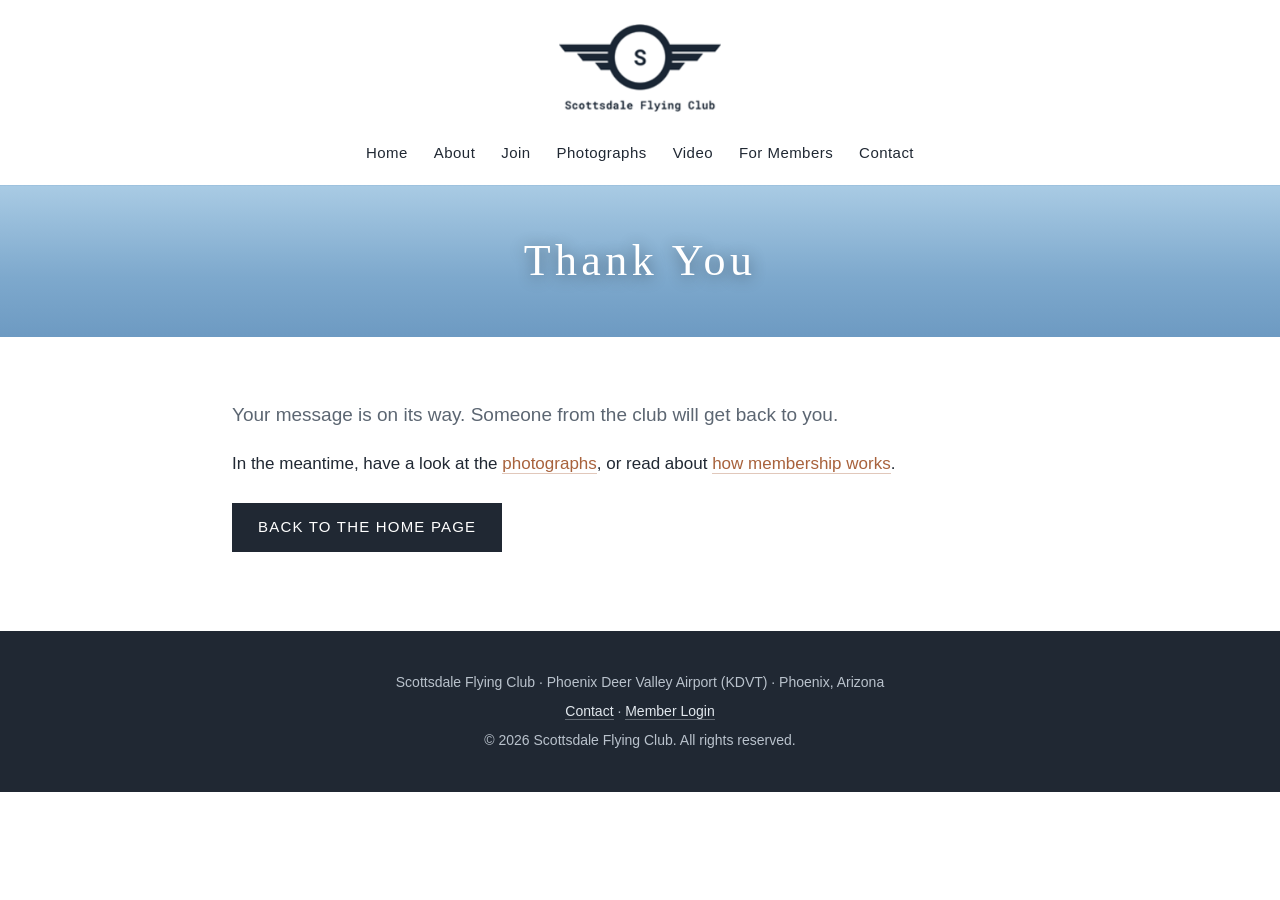
<file: thanks.html>
<!DOCTYPE html>
<html lang="en">
<head>
<meta charset="utf-8">
<meta name="viewport" content="width=device-width, initial-scale=1">
<title>Thank You — Scottsdale Flying Club</title>
<meta name="robots" content="noindex">
<link rel="stylesheet" href="css/style.css">
<link rel="icon" href="favicon.ico" sizes="any">
<link rel="icon" type="image/png" href="favicon-180.png" sizes="180x180">
<link rel="apple-touch-icon" href="apple-touch-icon.png">
</head>
<body>

<header class="masthead">
  <a class="masthead__logo" href="index.html">
    <img src="images/logo.png" alt="Scottsdale Flying Club" width="400" height="216">
  </a>
  <nav class="nav">
    <ul>
      <li><a href="index.html">Home</a></li>
      <li><a href="about.html">About</a></li>
      <li><a href="join.html">Join</a></li>
      <li><a href="photographs.html">Photographs</a></li>
      <li><a href="video.html">Video</a></li>
      <li><a href="https://www.flightcircle.com/" target="_blank" rel="noopener">For Members</a></li>
      <li><a href="contact.html">Contact</a></li>
    </ul>
  </nav>
</header>

<section class="hero banner">
  <div class="hero__inner">
    <h1 class="wordmark">Thank You</h1>
  </div>
</section>

<main class="wrap">

  <p class="lede">Your message is on its way. Someone from the club will get back to you.</p>

  <p>In the meantime, have a look at the <a href="photographs.html">photographs</a>, or read
  about <a href="join.html">how membership works</a>.</p>

  <p><a class="btn" href="index.html">Back to the Home Page</a></p>

</main>

<footer class="footer">
  <p>Scottsdale Flying Club &middot; Phoenix Deer Valley Airport (KDVT) &middot; Phoenix, Arizona</p>
  <p><a href="contact.html">Contact</a> &middot; <a href="https://www.flightcircle.com/" target="_blank" rel="noopener">Member Login</a></p>
  <p>&copy; 2026 Scottsdale Flying Club. All rights reserved.</p>
</footer>

</body>
</html>
</file>
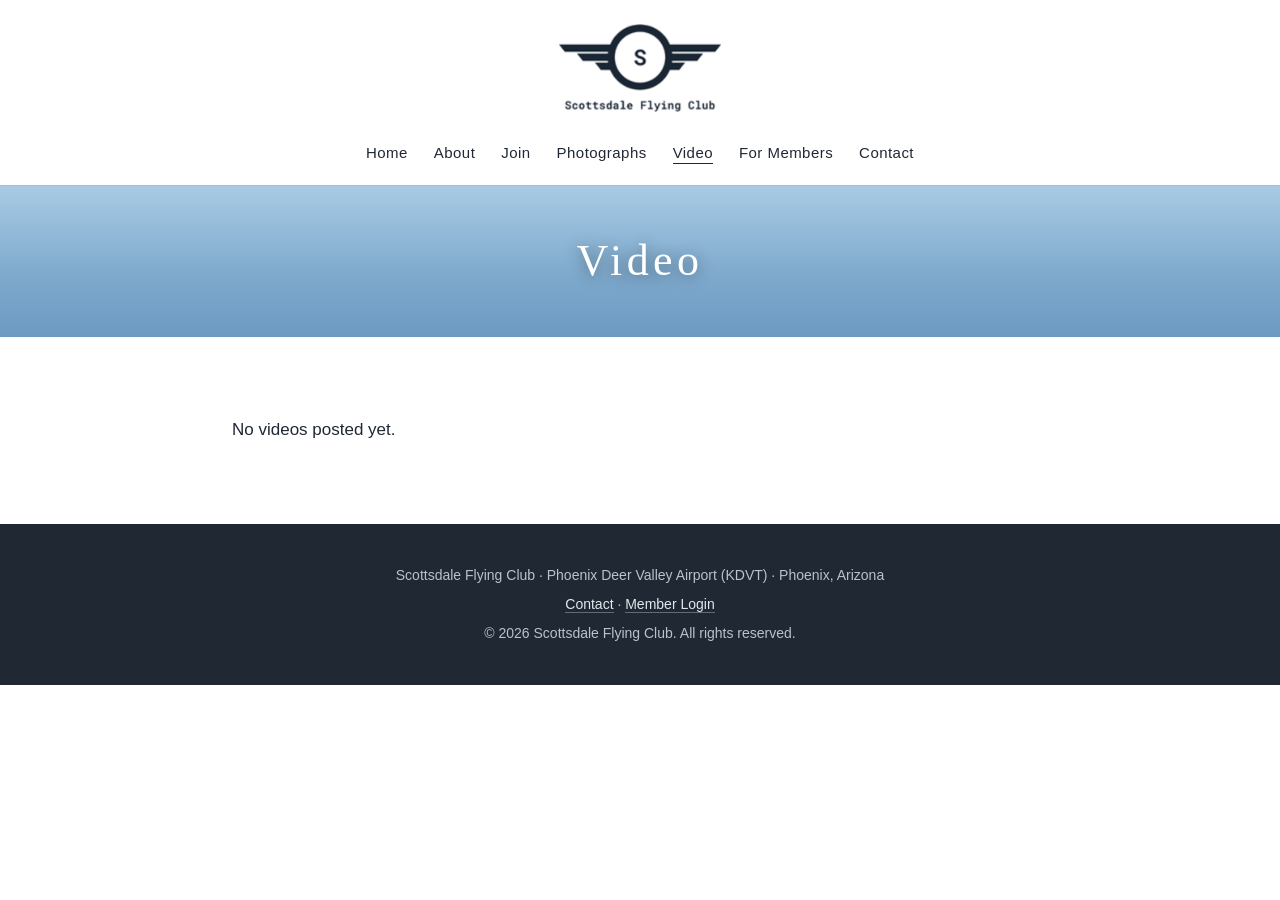
<file: video.html>
<!DOCTYPE html>
<html lang="en">
<head>
<meta charset="utf-8">
<meta name="viewport" content="width=device-width, initial-scale=1">
<title>Video — Scottsdale Flying Club, Phoenix Deer Valley</title>
<!-- Kept out of search while the page is empty. When you post a video, delete this
     noindex line, restore the description/canonical/Open Graph block the other pages
     carry, and add video.html back to sitemap.xml. -->
<meta name="robots" content="noindex">
<link rel="stylesheet" href="css/style.css">
<link rel="icon" href="favicon.ico" sizes="any">
<link rel="icon" type="image/png" href="favicon-180.png" sizes="180x180">
<link rel="apple-touch-icon" href="apple-touch-icon.png">
</head>
<body>

<header class="masthead">
  <a class="masthead__logo" href="index.html">
    <img src="images/logo.png" alt="Scottsdale Flying Club" width="400" height="216">
  </a>
  <nav class="nav">
    <ul>
      <li><a href="index.html">Home</a></li>
      <li><a href="about.html">About</a></li>
      <li><a href="join.html">Join</a></li>
      <li><a href="photographs.html">Photographs</a></li>
      <li><a href="video.html" aria-current="page">Video</a></li>
      <li><a href="https://www.flightcircle.com/" target="_blank" rel="noopener">For Members</a></li>
      <li><a href="contact.html">Contact</a></li>
    </ul>
  </nav>
</header>

<section class="hero banner">
  <div class="hero__inner">
    <h1 class="wordmark">Video</h1>
  </div>
</section>

<main class="wrap">

  <!-- YouTube or Vimeo: replace VIDEO_ID and uncomment.
  <h2>VIDEO TITLE</h2>
  <div class="video">
    <iframe src="https://www.youtube-nocookie.com/embed/VIDEO_ID"
            title="VIDEO TITLE" allowfullscreen loading="lazy"></iframe>
  </div>
  -->

  <!-- A video file you host yourself: put it in images/ (or a videos/ folder).
  <h2>VIDEO TITLE</h2>
  <video controls preload="metadata" width="100%" poster="images/gallery/poster-01.jpg">
    <source src="videos/clip-01.mp4" type="video/mp4">
  </video>
  -->

  <p>No videos posted yet.</p>

</main>

<footer class="footer">
  <p>Scottsdale Flying Club &middot; Phoenix Deer Valley Airport (KDVT) &middot; Phoenix, Arizona</p>
  <p><a href="contact.html">Contact</a> &middot; <a href="https://www.flightcircle.com/" target="_blank" rel="noopener">Member Login</a></p>
  <p>&copy; 2026 Scottsdale Flying Club. All rights reserved.</p>
</footer>

</body>
</html>
</file>
<file: css/style.css>
/* Scottsdale Flying Club — site styles
   Plain CSS, no build step. Edit colors in :root below. */

:root {
  --sky:        #8fb8d8;
  --sky-deep:   #4a7ba7;
  --ink:        #202833;   /* matches the navy in the logo */
  --ink-soft:   #5c6672;
  --rule:       #dfe4e9;
  --paper:      #ffffff;
  --paper-alt:  #f5f7f9;
  --accent:     #a8623c;   /* desert clay — used sparingly for links */
  --hero-scrim: linear-gradient(180deg,
      rgba(12, 20, 32, .58) 0%,
      rgba(12, 20, 32, .30) 40%,
      rgba(12, 20, 32, .10) 70%,
      rgba(12, 20, 32, .10) 100%);
  --serif: "Iowan Old Style", "Palatino Linotype", Palatino, Georgia, "Times New Roman", serif;
  --sans:  -apple-system, BlinkMacSystemFont, "Segoe UI", Helvetica, Arial, sans-serif;
}

* { box-sizing: border-box; }

html { -webkit-text-size-adjust: 100%; }

body {
  margin: 0;
  font-family: var(--sans);
  font-size: 17px;
  line-height: 1.65;
  color: var(--ink);
  background: var(--paper);
}

img { max-width: 100%; height: auto; display: block; }

a { color: var(--accent); text-decoration: none; border-bottom: 1px solid rgba(168, 98, 60, .35); }
a:hover { border-bottom-color: var(--accent); }

/* ---------- Masthead: logo + navigation ---------- */

.masthead {
  background: var(--paper);
  padding: 24px 20px 18px;
  text-align: center;
}

.masthead__logo { display: inline-block; border-bottom: none; }
.masthead__logo img { height: 88px; width: auto; margin: 0 auto; }

.nav { margin-top: 18px; }
.nav ul {
  margin: 0; padding: 0; list-style: none;
  display: flex; flex-wrap: wrap;
  justify-content: center; gap: 6px 26px;
}
.nav a {
  font-size: 15px;
  letter-spacing: .03em;
  color: var(--ink);
  border-bottom: 1px solid transparent;
  padding-bottom: 2px;
}
.nav a:hover,
.nav a[aria-current="page"] { border-bottom-color: var(--ink); }

/* ---------- Hero ---------- */

.hero {
  position: relative;
  min-height: 66vh;
  display: flex;
  align-items: center;
  justify-content: center;
  text-align: center;
  padding: 70px 20px;
  color: #fff;
  background-color: var(--sky);
  background-image: linear-gradient(180deg, #a9cbe4 0%, #7ea9cd 60%, #6d9ac2 100%);
  background-size: cover;
  background-position: center;
}

/* Scrim is weighted to the top so the name reads against the sky while the
   aircraft below stays bright.

   Each rule states the plain JPEG first and the image-set second. Browsers
   that understand image-set take the WebP (roughly half the bytes); older
   ones ignore that line and keep the JPEG. Only the winning declaration is
   ever downloaded. index.html preloads the matching file, because a CSS
   background is otherwise not discovered until the stylesheet is parsed. */
.hero--photo {
  min-height: 55vh;
  align-items: flex-start;
  background-image: var(--hero-scrim), url("../images/hero.jpg");
  background-image: var(--hero-scrim),
    image-set(url("../images/hero.webp") type("image/webp"),
              url("../images/hero.jpg")  type("image/jpeg"));
  background-position: center 66%;
}

/* Phones and small tablets get a 1100px-wide copy instead of the 1920px one. */
@media (max-width: 800px) {
  .hero--photo {
    background-image: var(--hero-scrim), url("../images/hero-small.jpg");
    background-image: var(--hero-scrim),
      image-set(url("../images/hero-small.webp") type("image/webp"),
                url("../images/hero-small.jpg")  type("image/jpeg"));
  }
}

.hero__inner { max-width: 980px; }

.wordmark {
  font-family: var(--serif);
  font-weight: 400;
  color: inherit;   /* beat the generic h1 color rule below */
  font-size: clamp(34px, 6.4vw, 76px);
  letter-spacing: .06em;
  line-height: 1.1;
  margin: 0;
  text-shadow: 0 2px 16px rgba(0, 0, 0, .45);
}

.hero__tagline {
  margin: 26px auto 0;
  max-width: 620px;
  font-size: clamp(16px, 2vw, 20px);
  text-shadow: 0 1px 10px rgba(0, 0, 0, .5);
}

/* Short banner for interior pages */
.banner {
  min-height: 0;
  padding: 52px 20px;
}
.banner .wordmark { font-size: clamp(28px, 4.4vw, 44px); letter-spacing: .1em; }

/* ---------- Page body ---------- */

.wrap { max-width: 860px; margin: 0 auto; padding: 62px 22px; }
.wrap--wide { max-width: 1120px; }

h1, h2, h3 { font-family: var(--serif); font-weight: 400; color: var(--ink); line-height: 1.25; }
h1 { font-size: 34px; letter-spacing: .04em; margin: 0 0 8px; }
h2 { font-size: 25px; margin: 44px 0 10px; }
h3 { font-size: 19px; margin: 28px 0 6px; }

.lede { font-size: 19px; color: var(--ink-soft); margin-top: 0; }

.rule { border: 0; border-top: 1px solid var(--rule); margin: 46px 0; }

/* A single wide photo set into the page body */
.feature { margin: 0 0 38px; }
.feature img { width: 100%; }
.feature figcaption {
  font-size: 13px;
  color: var(--ink-soft);
  padding-top: 8px;
}

.facts { list-style: none; margin: 0; padding: 0; }
.facts li { padding: 11px 0; border-bottom: 1px solid var(--rule); }
.facts li:first-child { border-top: 1px solid var(--rule); }
.facts strong { font-weight: 600; }

.callout {
  background: var(--paper-alt);
  border-left: 3px solid var(--sky-deep);
  padding: 18px 22px;
  margin: 32px 0;
}

.btn {
  display: inline-block;
  margin-top: 8px;
  padding: 12px 26px;
  background: var(--ink);
  color: #fff;
  border: none;
  font-size: 15px;
  letter-spacing: .08em;
  text-transform: uppercase;
}
.btn:hover { background: var(--sky-deep); border: none; }

/* ---------- Gallery ---------- */

.gallery {
  display: grid;
  grid-template-columns: repeat(auto-fill, minmax(250px, 1fr));
  gap: 16px;
}
.gallery figure { margin: 0; }
.gallery img {
  width: 100%;
  aspect-ratio: 4 / 3;
  object-fit: cover;
  background: var(--paper-alt);
}
.gallery figcaption {
  font-size: 13px;
  color: var(--ink-soft);
  padding-top: 6px;
}
.gallery figcaption .credit {
  display: block;
  font-size: 11px;
  color: var(--ink-soft);
  opacity: .75;
}
.gallery a { border-bottom: none; display: block; }
.gallery a:hover img { opacity: .88; }

/* Placeholder tile, for slots with no photo yet */
.tile-empty {
  aspect-ratio: 4 / 3;
  display: flex; align-items: center; justify-content: center;
  background: var(--paper-alt);
  border: 1px dashed var(--rule);
  color: var(--ink-soft);
  font-size: 13px; letter-spacing: .1em; text-transform: uppercase;
}

/* ---------- Contact form ---------- */

.form { margin: 28px 0 0; max-width: 620px; }

.form label {
  display: block;
  margin: 20px 0 6px;
  font-size: 14px;
  letter-spacing: .06em;
  text-transform: uppercase;
  color: var(--ink-soft);
}

.form input[type="text"],
.form input[type="email"],
.form textarea {
  width: 100%;
  padding: 11px 13px;
  font: inherit;
  color: var(--ink);
  background: var(--paper);
  border: 1px solid var(--rule);
  border-radius: 0;
}
.form input:focus,
.form textarea:focus {
  outline: none;
  border-color: var(--sky-deep);
  box-shadow: 0 0 0 2px rgba(74, 123, 167, .18);
}
.form textarea { resize: vertical; }

.form button { margin-top: 26px; cursor: pointer; font-family: inherit; }

/* Honeypot — hidden from people, visible to bots that fill every field. */
.form .hp {
  position: absolute;
  left: -9999px;
  width: 1px; height: 1px;
  opacity: 0;
}

/* ---------- Video ---------- */

.video {
  position: relative;
  padding-bottom: 56.25%;
  height: 0;
  margin: 0 0 34px;
  background: var(--paper-alt);
}
.video iframe {
  position: absolute;
  top: 0; left: 0;
  width: 100%; height: 100%;
  border: 0;
}

/* ---------- Footer ---------- */

.footer {
  background: var(--ink);
  color: #b9c2cc;
  font-size: 14px;
  text-align: center;
  padding: 34px 20px;
}
.footer a { color: #e2e8ee; border-bottom-color: rgba(226, 232, 238, .35); }
.footer p { margin: 6px 0; }

@media (max-width: 600px) {
  .masthead { padding: 18px 16px 14px; }
  .masthead__logo img { height: 62px; }
  .nav ul { gap: 4px 16px; }
  .nav a { font-size: 14px; }
  .hero { min-height: 38vh; padding: 44px 18px; }
  .wrap { padding: 44px 20px; }
}
</file>
